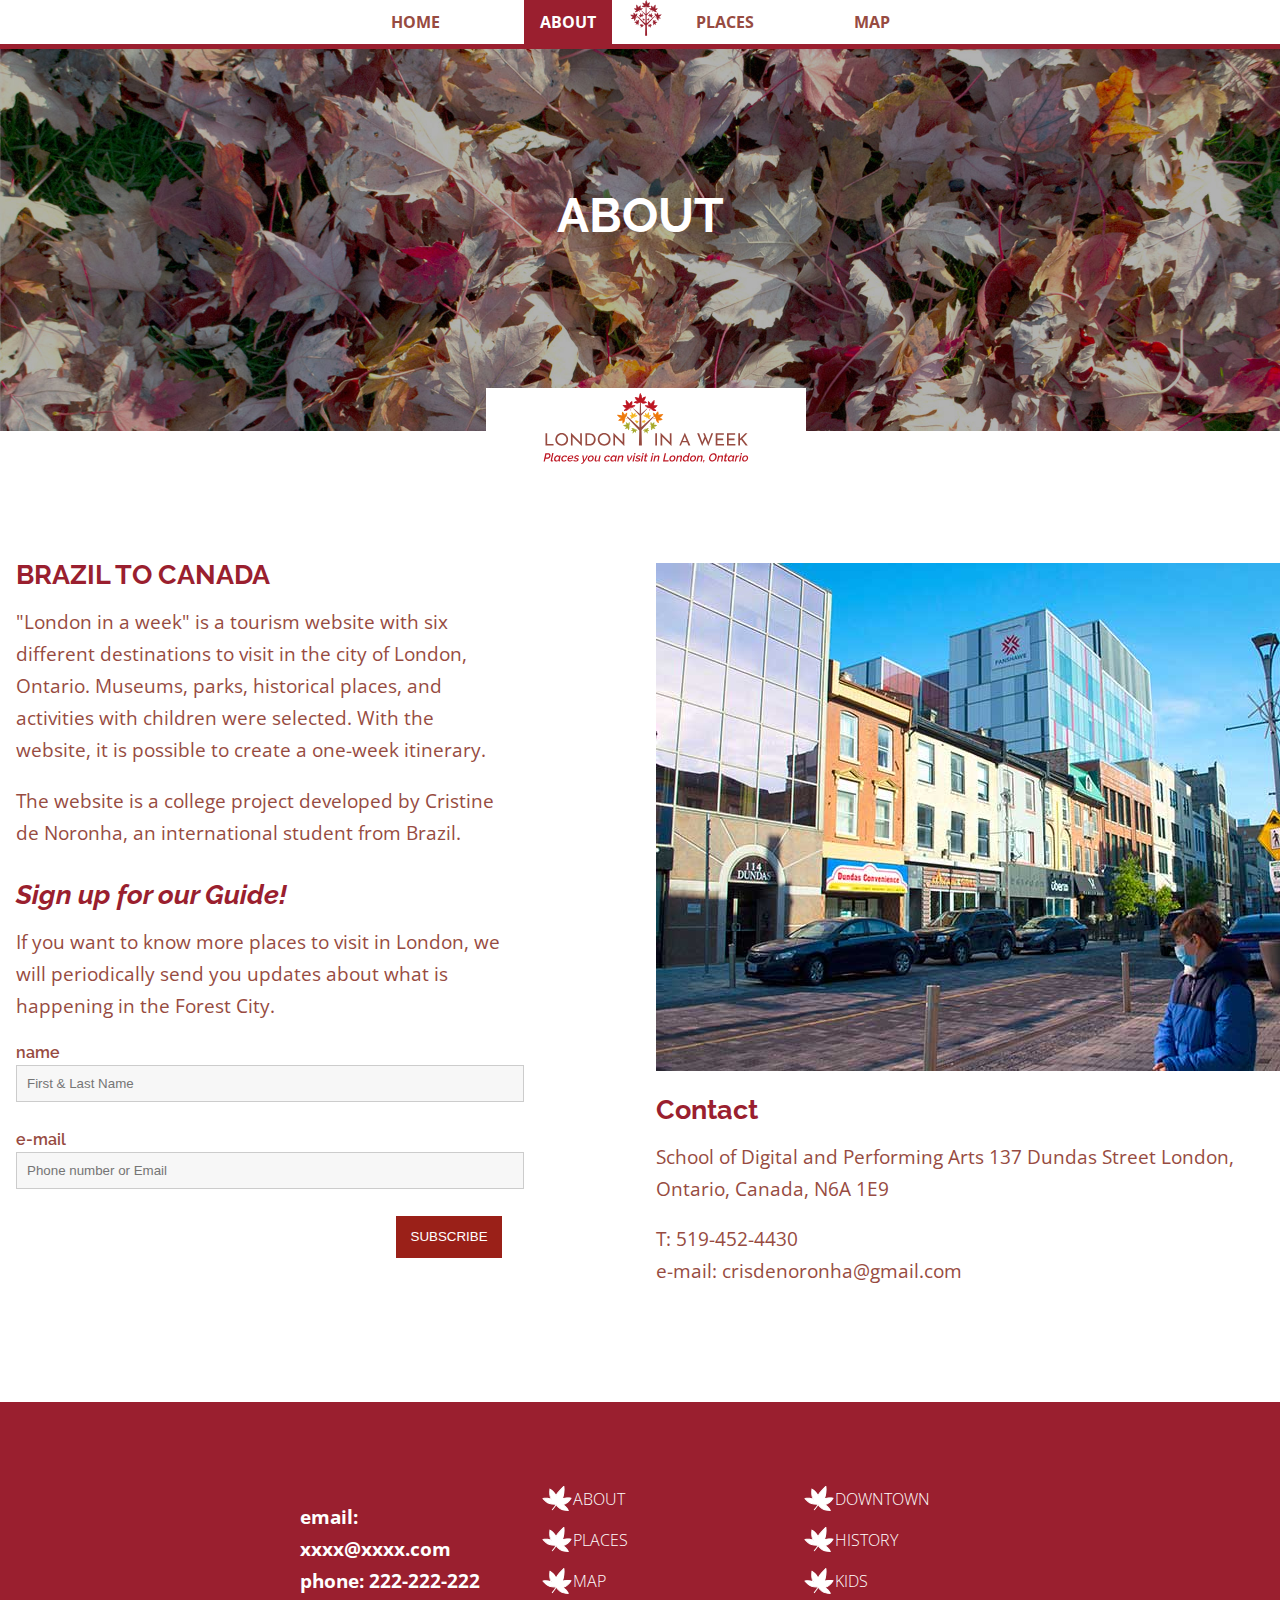
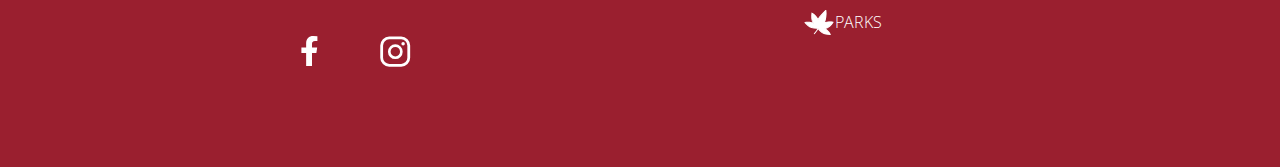
<file: about.html>
<!DOCTYPE html>
<html lang="en">
<head>
    <meta charset="UTF-8">
    <meta http-equiv="X-UA-Compatible" content="IE=edge">
    <meta name="viewport" content="width=device-width, initial-scale=1.0">
    <link rel="preconnect" href="https://fonts.googleapis.com">
    <link rel="preconnect" href="https://fonts.gstatic.com" crossorigin>
    <link href="https://fonts.googleapis.com/css2?family=Open+Sans:wght@300;700&family=Raleway:ital,wght@0,600;0,800;1,800&display=swap" rel="stylesheet">
    <link href="css/main.css" rel="stylesheet" type="text/css">
    <title>London in a week</title>
</head>
<body>
    <h1 class="hidden">London in a Week</h1>
    <header>
         <nav class="nav border-red" aria-label="Main Navigation">
             <h2 class="hidden">Main Navigation</h2>
                <div class="nav-icon-logo"><img src="images/lw_svg_reduced_logo_red.svg" alt="logo"></div>
                <ul>
                        <li><a href="index.html">HOME</a></li>
                        <li><a class="active b-red" href="about.html">ABOUT</a></li>
                        <li><a href="places.html">PLACES</a></li>
                        <li><a href="map.html">MAP</a></li>
                </ul>
        </nav>
        <section class="hero">
            <h2 class="hidden">Hero image</h2>
            <div class="hero-img">
                <img src="images/Hero_About_dark.jpg" alt="Leafs">
                <h2 class="hero-img-title">about</h2>
                <div class="hero-logo">
                <img src="images/lw_svg_logo_red.svg" alt="Logo London in a Week">
                </div>
            </div>
        </section>
    </header>
    <main id="content" class="main">
        <section class="about">
            <h2 class="hidden">About</h2>
            <div class="two-items">
                <div class="about-item">
                    <h3 class="color-red">BRAZIL TO CANADA</h3>
                    <p>"London in a week" is a tourism website with six different destinations to visit in the city of London, Ontario. 
                        Museums, parks, historical places, and activities with children were selected. 
                        With the website, it is possible to create a one-week itinerary.</p>    
                    <p>The website is a college project developed by Cristine de Noronha, an international student from Brazil.</p>
                    <h2 class="color-red about-h2">Sign up for our Guide!</h2>
                    <p>If you want to know more places to visit in London, we will periodically send you updates about what is happening in the Forest City.</p>
                    <form action="email.php" method="POST" enctype="text/plain">
                        <h1 class="form-label">name</h1>
                        <input name="fullName" type="text" placeholder="First & Last Name">
                        <h1 class="form-label">e-mail</h1>
                        <input name="contactInfo" type="text" required placeholder="Phone number or Email">
                        <input name="subscribe" type="subscribe" value="subscribe">
                    </form>
                </div>
                <div class="about-item2"><img src="images/About_downtown_college.jpg" alt="downtown London">
                    <h1 class="color-red margin-top">Contact</h1>
                    <p>School of Digital and Performing Arts
                        137 Dundas Street
                        London, Ontario, Canada, N6A 1E9</p>
                        
                    <p>T: 519-452-4430
                    <br>e-mail: crisdenoronha@gmail.com</p>
                </div>
            </div>
        </section>

    </main>

    <footer class="foot three-items b-red">
        <div class="foot-contac">
            <h2 class="hidden">London in a week Site Footer</h2>
            <h3 class="hidden">Contact Information</h3>
            <p>email: xxxx@xxxx.com<br>phone: 222-222-222</p>
            <a class="icon-social" href="#"><img src="images/lw_svg_icon_facebook.svg" alt="facebook icon"></a>
            <a class="icon-social" href="#"><img src="images/lw_svg_icon_instagram.svg" alt="instagram icon"></a>
        </div>
        <div class="foot-nav" aria-label="Footer Navigation">
            <h3 class="hidden">Footer Nav</h3>
                <div>
                    <div class="f-nav-item icon-leaf"><img src="images/lw_svg_icon_leaf.svg" alt="leaf icon">
                    <a href="about.html">ABOUT</a></div>
                    <div class="f-nav-item icon-leaf"><img src="images/lw_svg_icon_leaf.svg" alt="leaf icon">
                    <a href="places.html">PLACES</a></div>
                    <div class="f-nav-item icon-leaf"><img src="images/lw_svg_icon_leaf.svg" alt="leaf icon">
                    <a href="map.html">MAP</a></div>                 
                </div>
            </div>
        <div class="foot-topics">
            <h3 class="hidden">Footer Nav Topics</h3>   
                <div>
                    <div class="f-nav-item icon-leaf"><img src="images/lw_svg_icon_leaf.svg" alt="leaf icon"><a href="downtown.html">DOWNTOWN</a></div>
                    <div class="f-nav-item icon-leaf"><img src="images/lw_svg_icon_leaf.svg" alt="leaf icon"><a href="history.html">HISTORY</a></div>
                    <div class="f-nav-item icon-leaf"><img src="images/lw_svg_icon_leaf.svg" alt="leaf icon"><a href="kids.html">KIDS</a></div>
                    <div class="f-nav-item icon-leaf"><img src="images/lw_svg_icon_leaf.svg" alt="leaf icon"><a href="parks.html">PARKS</a></div>                   
                </div>  
        </div>
    </footer>
</body>
</html>
</file>
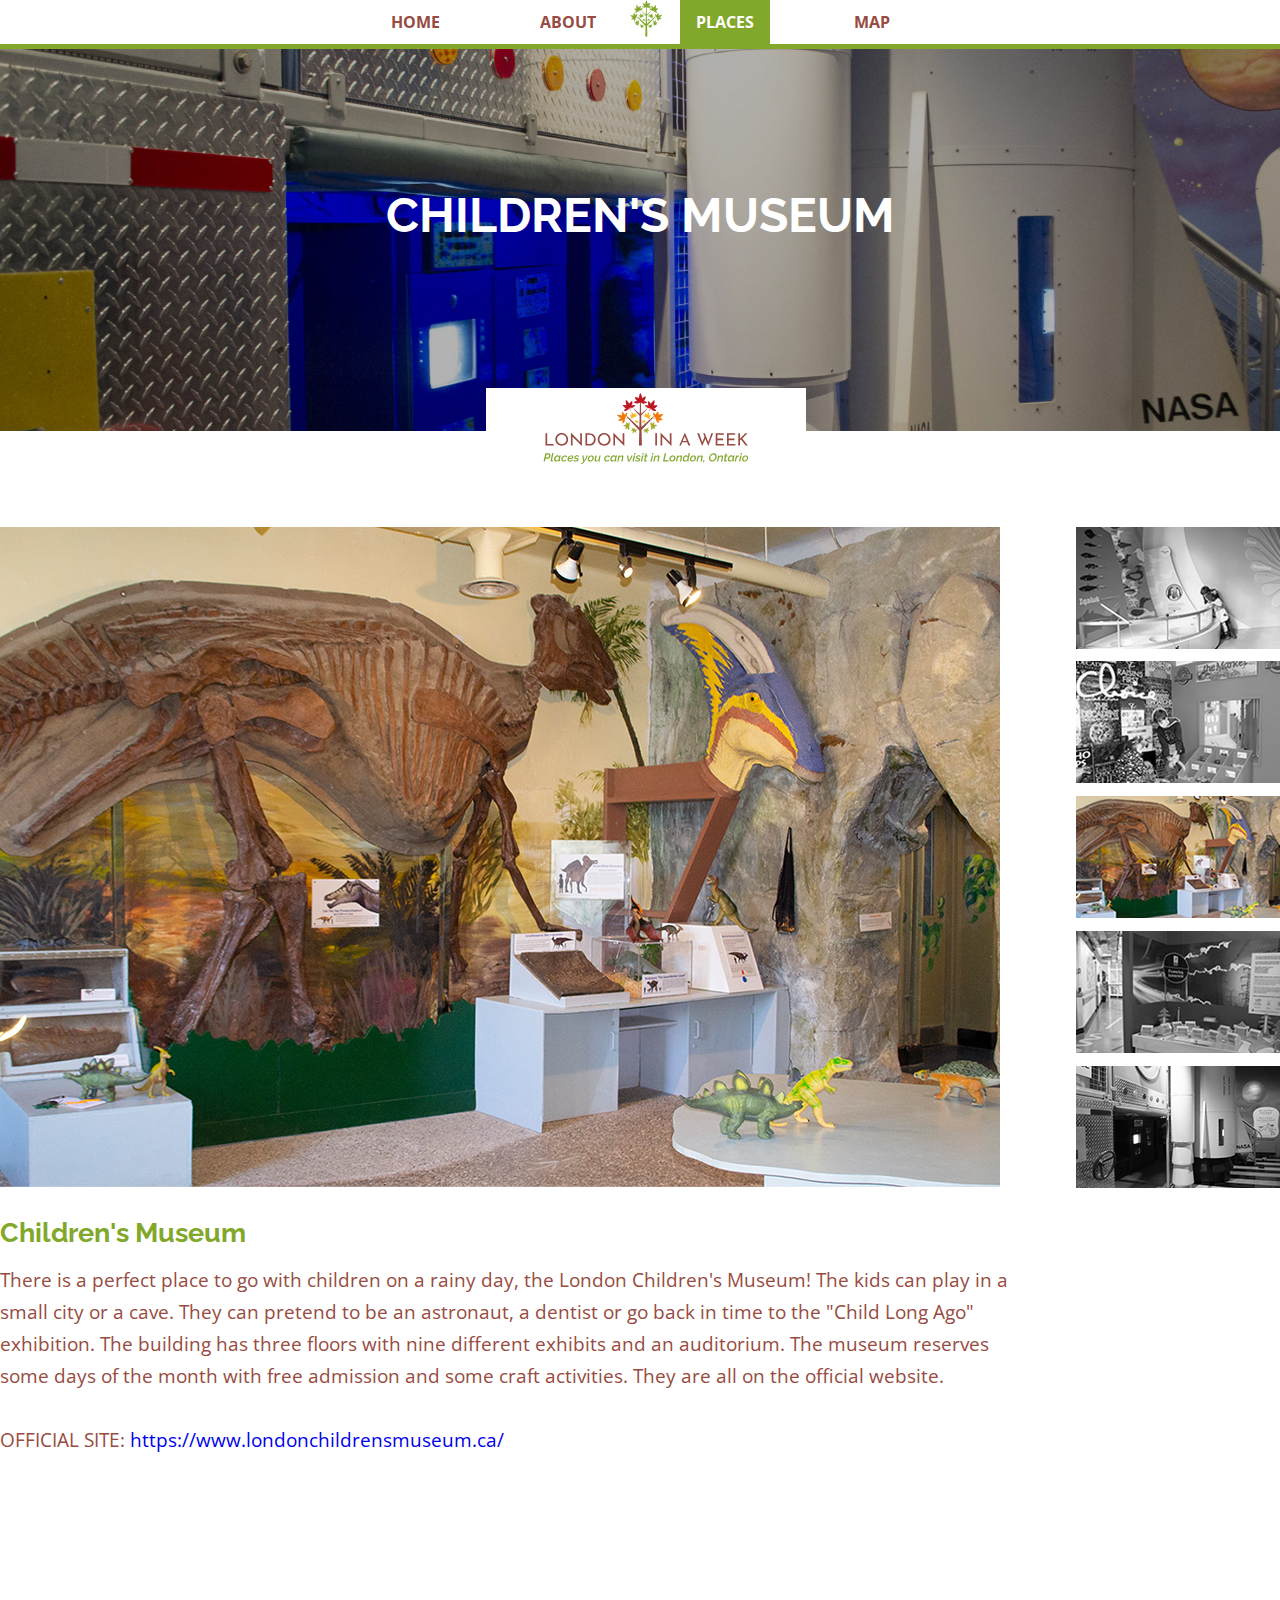
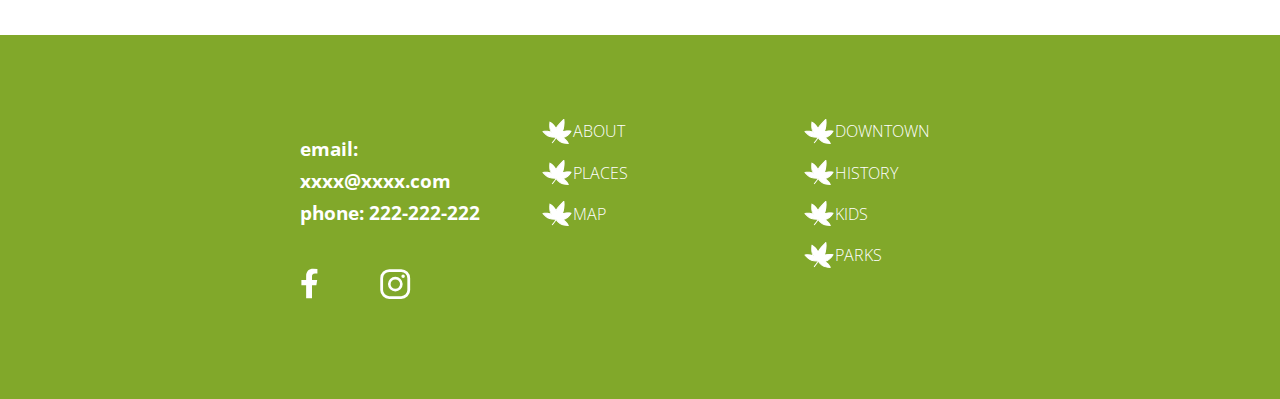
<file: ChildrensMuseum.html>
<!DOCTYPE html>
<html lang="en">
<head>
    <meta charset="UTF-8">
    <meta http-equiv="X-UA-Compatible" content="IE=edge">
    <meta name="viewport" content="width=device-width, initial-scale=1.0">
    <meta name="keywords" content="HTML, CSS, JavaScript">
    <link rel="preconnect" href="https://fonts.googleapis.com">
    <link rel="preconnect" href="https://fonts.gstatic.com" crossorigin>
    <link href="https://fonts.googleapis.com/css2?family=Open+Sans:wght@300;700&family=Raleway:ital,wght@0,600;0,800;1,800&display=swap" rel="stylesheet">
    <link href="css/main.css" rel="stylesheet" type="text/css">
    <title>London in a week</title>
</head>
<body>
    <h1 class="hidden">London in a Week</h1>
    <header>
         <nav class="nav border-green" aria-label="Main Navigation">
             <h2 class="hidden">Main Navigation</h2>
                <div class="nav-icon-logo"><img src="images/lw_svg_reduced_logo_green.svg" alt="logo"></div>
                <ul>
                        <li><a href="index.html">HOME</a></li>
                        <li><a href="about.html">ABOUT</a></li>
                        <li><a class="active b-green" href="places.html">PLACES</a></li>
                        <li><a href="map.html">MAP</a></li>
                </ul>
        </nav>
        <section class="hero">
            <h2 class="hidden">Hero image</h2>
            <div class="hero-img">
                <img src="images/Hero_ChildremMuseum_dark.jpg" alt="Children's Museum Rocket">
                <div class="hero-logo">
                <img src="images/lw_svg_logo_green.svg" alt="Logo London in a Week">
                </div>
                <h2 class="hero-img-title">Children's Museum</h2>
            </div>
        </section>
    </header>
    <main class="main">
        <section>
            <div class="one-item margin-top5 margin-bottom5">
             <div>
                <div class="f-left"><img src="images/childmuseum_dinosaur.jpg" alt="Dinosaur gallery"></div>
                <div class="f-right thumbnail">
                  <div>
                    <a href="#"><img src="images/small_ChildrenMuseum_icefish.jpg" alt="My Arctic Discovery"></a>
                    <a href="#"><img src="images/small_ChildrenMuseum_market.jpg" alt="Sifton Street Where You Live"></a>
                    <a href="#"><img class="active" src="images/small_Childmuseum_dinosaur.jpg" alt="Dinosaur gallery"></a>
                    <a href="#"><img src="images/small_ChildrensMuseum_eletric.jpg" alt="London Hydro"></a>
                    <a href="#"><img src="images/small_ChildMuseum_rocket.jpg" alt="TD My Place in Space"></a>
                 </div>
                </div>
             </div>
            <div class="places-item">
              <h3 class="color-green">Children's Museum</h3>
              <p>
                There is a perfect place to go with children on a rainy day, the London Children's Museum! 
                The kids can play in a small city or a cave. 
                They can pretend to be an astronaut, a dentist or go back in time to the "Child Long Ago" exhibition. 
                The building has three floors with nine different exhibits and an auditorium.
                The museum reserves some days of the month with free admission and some craft activities. 
                They are all on the official website.<br><br> 

                OFFICIAL SITE:  <a href="https://www.londonchildrensmuseum.ca/">https://www.londonchildrensmuseum.ca/</a>
              </p>
             </div>
            </div>              
        </section>
    </main>

    <footer class="foot three-items b-green">
        <div class="foot-contac">
            <h2 class="hidden">London in a week Site Footer</h2>
            <h3 class="hidden">Contact Information</h3>
            <p>email: xxxx@xxxx.com<br>phone: 222-222-222</p>
            <a class="icon-social" href="#"><img src="images/lw_svg_icon_facebook.svg" alt="facebook icon"></a>
            <a class="icon-social" href="#"><img src="images/lw_svg_icon_instagram.svg" alt="instagram icon"></a>
        </div>
        <div class="foot-nav" aria-label="Footer Navigation">
            <h3 class="hidden">Footer Nav</h3>
                <div>
                    <div class="f-nav-item icon-leaf"><img src="images/lw_svg_icon_leaf.svg" alt="leaf icon">
                    <a href="about.html">ABOUT</a></div>
                    <div class="f-nav-item icon-leaf"><img src="images/lw_svg_icon_leaf.svg" alt="leaf icon">
                    <a href="places.html">PLACES</a></div>
                    <div class="f-nav-item icon-leaf"><img src="images/lw_svg_icon_leaf.svg" alt="leaf icon">
                    <a href="map.html">MAP</a></div>                 
                </div>
            </div>
        <div class="foot-topics">
            <h3 class="hidden">Footer Nav Topics</h3>   
            <div>
                <div class="f-nav-item icon-leaf"><img src="images/lw_svg_icon_leaf.svg" alt="leaf icon"><a href="downtown.html">DOWNTOWN</a></div>
                <div class="f-nav-item icon-leaf"><img src="images/lw_svg_icon_leaf.svg" alt="leaf icon"><a href="history.html">HISTORY</a></div>
                <div class="f-nav-item icon-leaf"><img src="images/lw_svg_icon_leaf.svg" alt="leaf icon"><a href="kids.html">KIDS</a></div>
                <div class="f-nav-item icon-leaf"><img src="images/lw_svg_icon_leaf.svg" alt="leaf icon"><a href="parks.html">PARKS</a></div>                   
            </div>  
        </div>
    </footer>
</body>
</html>
</file>
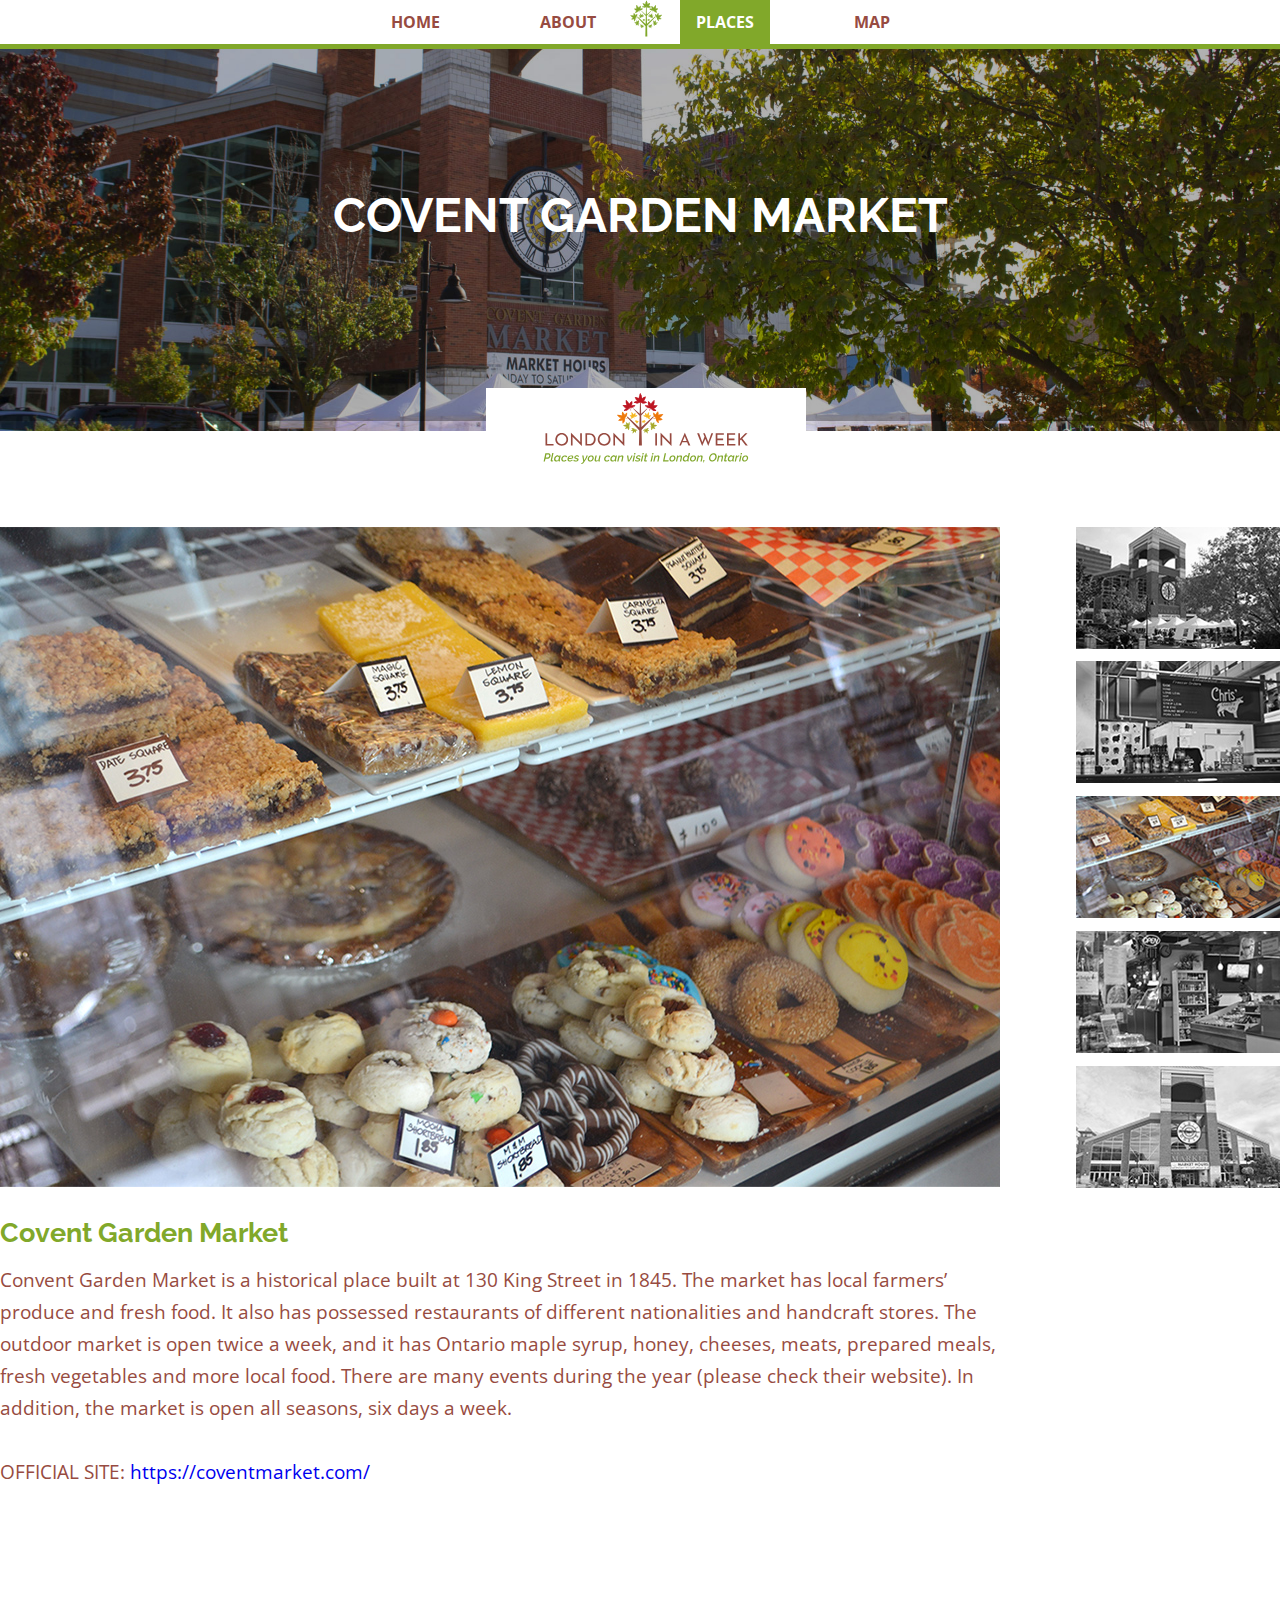
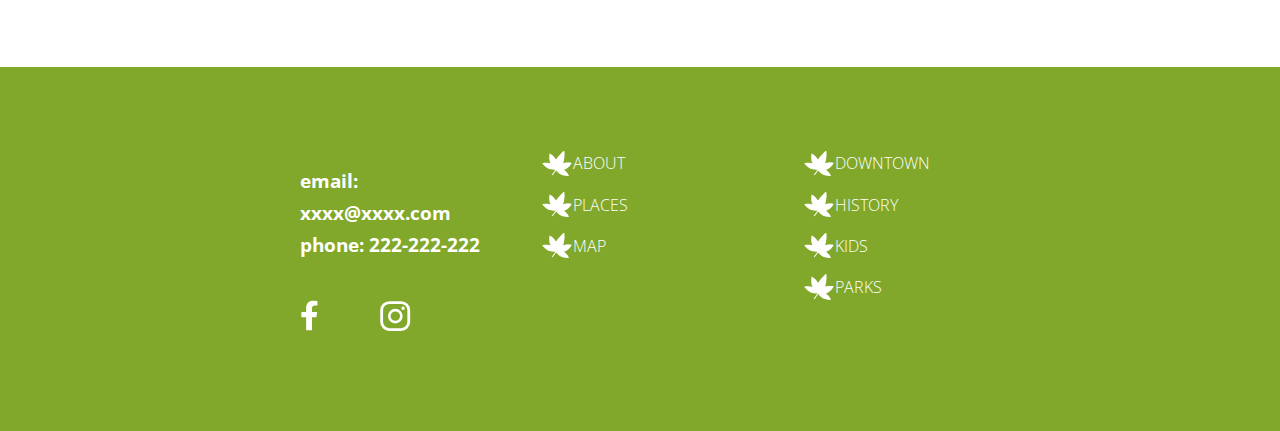
<file: CoventGardenMarket.html>
<!DOCTYPE html>
<html lang="en">
<head>
    <meta charset="UTF-8">
    <meta http-equiv="X-UA-Compatible" content="IE=edge">
    <meta name="viewport" content="width=device-width, initial-scale=1.0">
    <meta name="keywords" content="HTML, CSS, JavaScript">
    <link rel="preconnect" href="https://fonts.googleapis.com">
    <link rel="preconnect" href="https://fonts.gstatic.com" crossorigin>
    <link href="https://fonts.googleapis.com/css2?family=Open+Sans:wght@300;700&family=Raleway:ital,wght@0,600;0,800;1,800&display=swap" rel="stylesheet">
    <link href="css/main.css" rel="stylesheet" type="text/css">
    <title>London in a week</title>
</head>
<body>
    <h1 class="hidden">London in a Week</h1>
    <header>
         <nav class="nav border-green" aria-label="Main Navigation">
             <h2 class="hidden">Main Navigation</h2>
                <div class="nav-icon-logo"><img src="images/lw_svg_reduced_logo_green.svg" alt="logo"></div>
                <ul>
                        <li><a href="index.html">HOME</a></li>
                        <li><a href="about.html">ABOUT</a></li>
                        <li><a class="active b-green" href="places.html">PLACES</a></li>
                        <li><a href="map.html">MAP</a></li>
                </ul>
        </nav>
        <section class="hero">
            <h2 class="hidden">Hero image</h2>
            <div class="hero-img">
                <img src="images/Hero_CoventGardenMarket_dark.jpg" alt="Covent Garden Market">
                <div class="hero-logo">
                <img src="images/lw_svg_logo_green.svg" alt="Logo London in a Week">
                </div>
                <h2 class="hero-img-title">Covent Garden Market</h2>
            </div>
        </section>
    </header>
    <main class="main">
        <section>
            <div class="one-item margin-top5 margin-bottom5">
             <div>
                <div class="f-left"><img src="images/CoventGardenMarket_food.jpg" alt="pastry"></div>
                <div class="f-right thumbnail">
                  <div>
                    <a href="#"><img src="images/small_CoventGardenMarket_street.jpg" alt="Covent Garden Market outside"></a>
                    <a href="#"><img src="images/small_CoventGardenMarket_ChrisCountryCuts.jpg" alt="Butcher shop"></a>
                    <a href="#"><img class="active" src="images/small_CoventGardenMarket_food.jpg" alt="pastry"></a>
                    <a href="#"><img src="images/small_CoventGardenMarket_inside.jpg" alt="Covent Garden Market inside"></a>
                    <a href="#"><img src="images/small_CoventGardenMarket_facade.jpg" alt="Covent Garden Market facade"></a>
                 </div>
                </div>
             </div>
            <div class="places-item">
              <h3 class="color-green">Covent Garden Market</h3>
              <p>
                Convent Garden Market is a historical place built at 130 King Street in 1845. 
                The market has local farmers’ produce and fresh food. 
                It also has possessed restaurants of different nationalities and handcraft stores. 
                The outdoor market is open twice a week, and it has Ontario maple syrup, honey, cheeses, meats, 
                prepared meals, fresh vegetables and more local food. 
                There are many events during the year (please check their website). 
                In addition, the market is open all seasons, six days a week.
                <br><br> 

                OFFICIAL SITE: <a href="https://coventmarket.com/">https://coventmarket.com/</a>
              </p>
             </div>
            </div>              
        </section>
    </main>

    <footer class="foot three-items b-green">
        <div class="foot-contac">
            <h2 class="hidden">London in a week Site Footer</h2>
            <h3 class="hidden">Contact Information</h3>
            <p>email: xxxx@xxxx.com<br>phone: 222-222-222</p>
            <a class="icon-social" href="#"><img src="images/lw_svg_icon_facebook.svg" alt="facebook icon"></a>
            <a class="icon-social" href="#"><img src="images/lw_svg_icon_instagram.svg" alt="instagram icon"></a>
        </div>
        <div class="foot-nav" aria-label="Footer Navigation">
            <h3 class="hidden">Footer Nav</h3>
                <div>
                    <div class="f-nav-item icon-leaf"><img src="images/lw_svg_icon_leaf.svg" alt="leaf icon">
                    <a href="about.html">ABOUT</a></div>
                    <div class="f-nav-item icon-leaf"><img src="images/lw_svg_icon_leaf.svg" alt="leaf icon">
                    <a href="places.html">PLACES</a></div>
                    <div class="f-nav-item icon-leaf"><img src="images/lw_svg_icon_leaf.svg" alt="leaf icon">
                    <a href="map.html">MAP</a></div>                 
                </div>
            </div>
        <div class="foot-topics">
            <h3 class="hidden">Footer Nav Topics</h3>   
            <div>
                <div class="f-nav-item icon-leaf"><img src="images/lw_svg_icon_leaf.svg" alt="leaf icon"><a href="downtown.html">DOWNTOWN</a></div>
                <div class="f-nav-item icon-leaf"><img src="images/lw_svg_icon_leaf.svg" alt="leaf icon"><a href="history.html">HISTORY</a></div>
                <div class="f-nav-item icon-leaf"><img src="images/lw_svg_icon_leaf.svg" alt="leaf icon"><a href="kids.html">KIDS</a></div>
                <div class="f-nav-item icon-leaf"><img src="images/lw_svg_icon_leaf.svg" alt="leaf icon"><a href="parks.html">PARKS</a></div>                   
            </div>  
        </div>
    </footer>
</body>
</html>
</file>
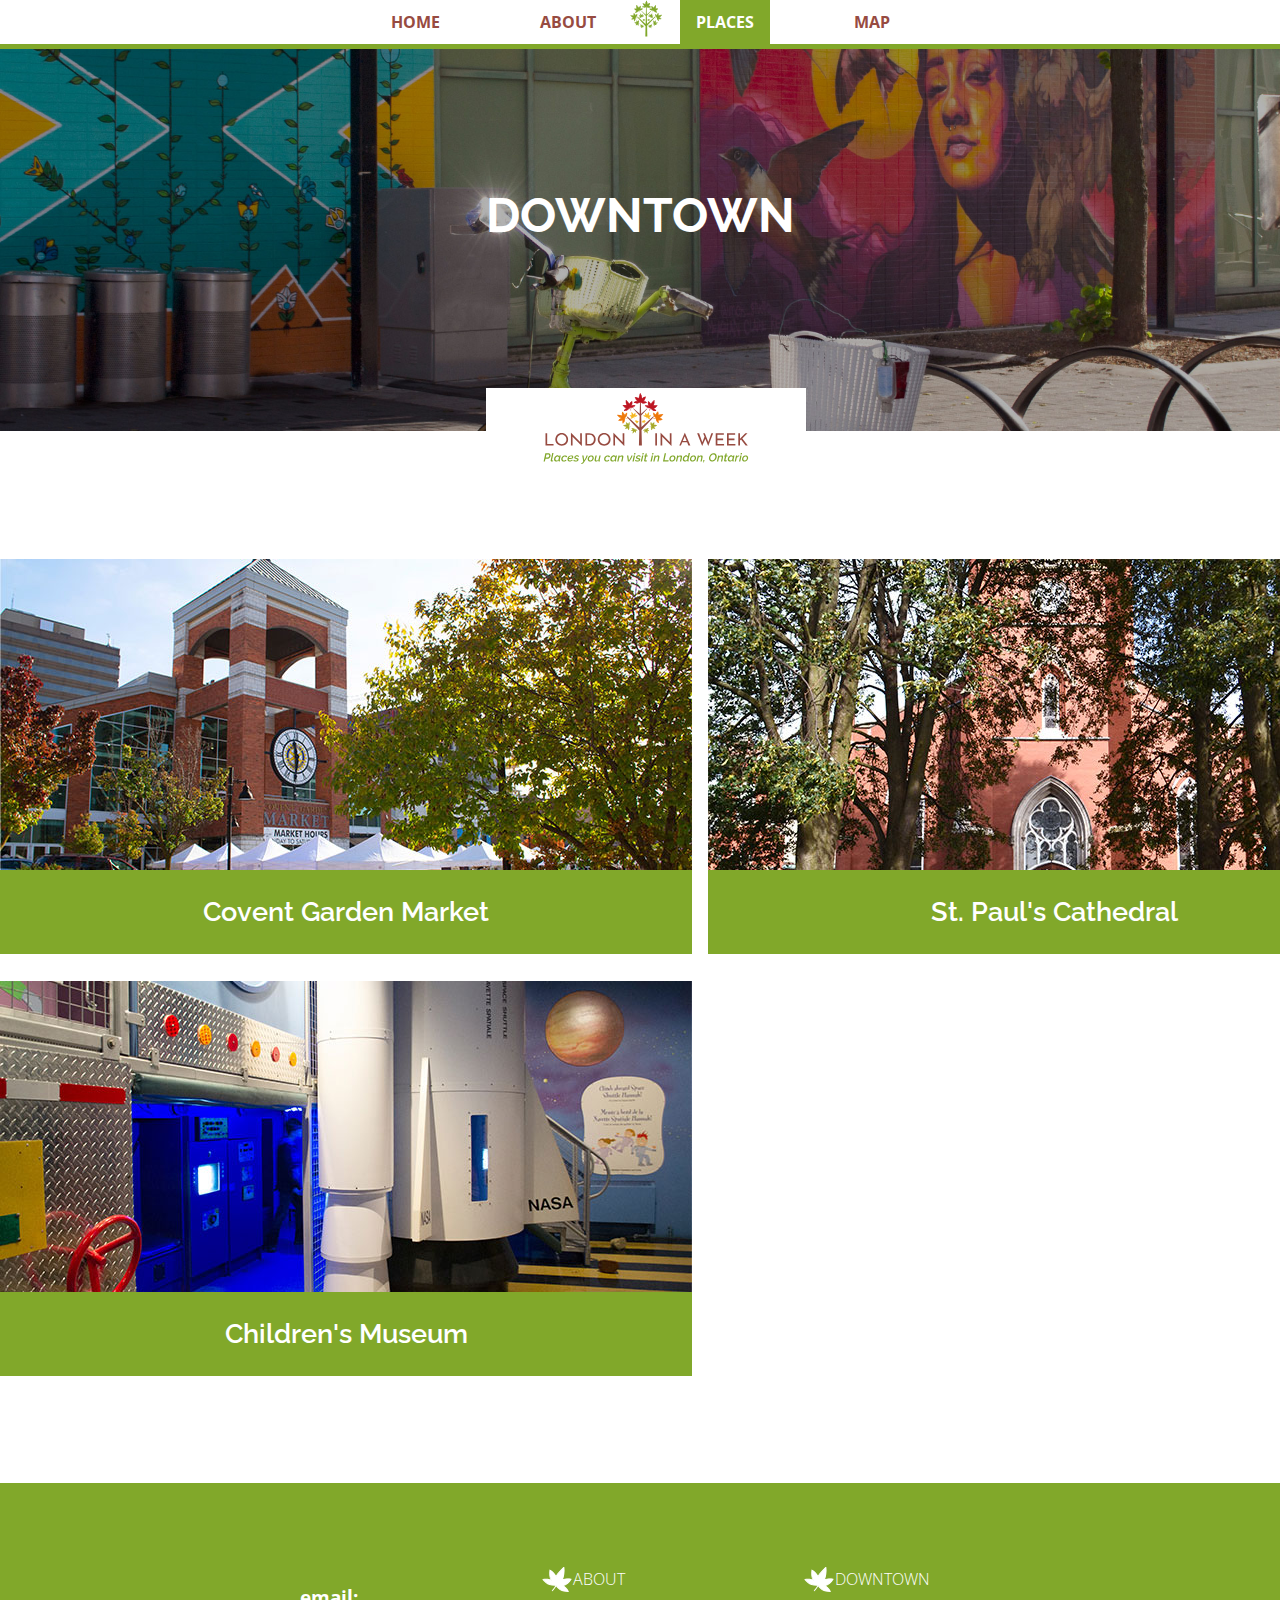
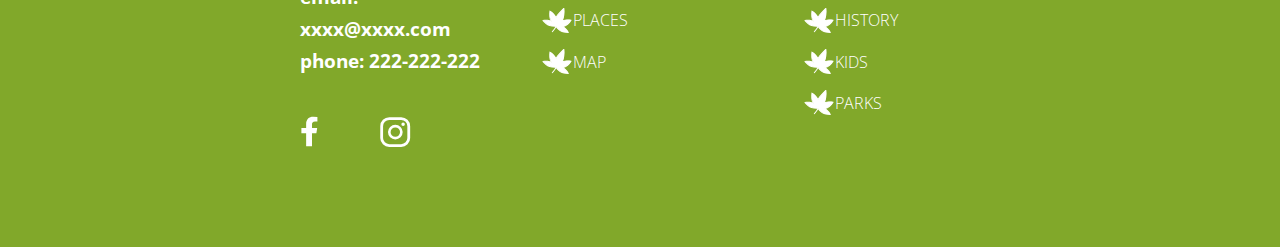
<file: downtown.html>
<!DOCTYPE html>
<html lang="en">
<head>
    <meta charset="UTF-8">
    <meta http-equiv="X-UA-Compatible" content="IE=edge">
    <meta name="viewport" content="width=device-width, initial-scale=1.0">
    <link rel="preconnect" href="https://fonts.googleapis.com">
    <link rel="preconnect" href="https://fonts.gstatic.com" crossorigin>
    <link href="https://fonts.googleapis.com/css2?family=Open+Sans:wght@300;700&family=Raleway:ital,wght@0,600;0,800;1,800&display=swap" rel="stylesheet">
    <link href="css/main.css" rel="stylesheet" type="text/css">
    <title>London in a week</title>
</head>
<body>
    <h1 class="hidden">London in a Week</h1>
    <header>
         <nav class="nav border-green" aria-label="Main Navigation">
             <h2 class="hidden">Main Navigation</h2>
                <div class="nav-icon-logo"><img src="images/lw_svg_reduced_logo_green.svg" alt="logo"></div>
                <ul>
                        <li><a href="index.html">HOME</a></li>
                        <li><a href="about.html">ABOUT</a></li>
                        <li><a class="active b-green" href="places.html">PLACES</a></li>
                        <li><a href="map.html">MAP</a></li>
                </ul>
        </nav>
        <section class="hero">
            <h2 class="hidden">Hero image</h2>
            <div class="hero-img">
                <img src="images/Hero_Downtown_dark.jpg" alt="Park">
                <div class="hero-logo">
                <img src="images/lw_svg_logo_green.svg" alt="Logo London in a Week">
                </div>
                <h2 class="hero-img-title">Downtown</h2>
            </div>
        </section>
    </header>
    <main class="main">
        <section class="cards">
            <div>
                <div class="cards-img"><a href="CoventGardenMarket.html"><img src="images/card_CoventGardenMarket.jpg" alt="Covent Garden Market">
                    <h3 class="cards-h3">Covent Garden Market</h3></a>  
                </div>
                <div class="cards-img"><a href="ChildrensMuseum.html"><img src="images/card_ChildrensMuseum.jpg" alt="Children's Museum">
                    <h3 class="cards-h3">Children's Museum</h3></a>  
                </div>
            </div>
            <div>
                <div class="cards-img"><a href="St.PaulsCathedral.html"><img src="images/card_StPaulCathedral.jpg" alt="St. Paul's Cathedral">
                    <h3 class="cards-h3">St. Paul's Cathedral</h3></a>
                </div>
            </div>
        </section>
    </main>

    <footer class="foot three-items b-green">
        <div class="foot-contac">
            <h2 class="hidden">London in a week Site Footer</h2>
            <h3 class="hidden">Contact Information</h3>
            <p>email: xxxx@xxxx.com<br>phone: 222-222-222</p>
            <a class="icon-social" href="#"><img src="images/lw_svg_icon_facebook.svg" alt="facebook icon"></a>
            <a class="icon-social" href="#"><img src="images/lw_svg_icon_instagram.svg" alt="instagram icon"></a>
        </div>
        <div class="foot-nav" aria-label="Footer Navigation">
            <h3 class="hidden">Footer Nav</h3>
                <div>
                    <div class="f-nav-item icon-leaf"><img src="images/lw_svg_icon_leaf.svg" alt="leaf icon">
                    <a href="about.html">ABOUT</a></div>
                    <div class="f-nav-item icon-leaf"><img src="images/lw_svg_icon_leaf.svg" alt="leaf icon">
                    <a href="places.html">PLACES</a></div>
                    <div class="f-nav-item icon-leaf"><img src="images/lw_svg_icon_leaf.svg" alt="leaf icon">
                    <a href="map.html">MAP</a></div>                 
                </div>
            </div>
        <div class="foot-topics">
            <h3 class="hidden">Footer Nav Topics</h3>   
                <div>
                    <div class="f-nav-item icon-leaf"><img src="images/lw_svg_icon_leaf.svg" alt="leaf icon"><a href="downtown.html">DOWNTOWN</a></div>
                    <div class="f-nav-item icon-leaf"><img src="images/lw_svg_icon_leaf.svg" alt="leaf icon"><a href="history.html">HISTORY</a></div>
                    <div class="f-nav-item icon-leaf"><img src="images/lw_svg_icon_leaf.svg" alt="leaf icon"><a href="kids.html">KIDS</a></div>
                    <div class="f-nav-item icon-leaf"><img src="images/lw_svg_icon_leaf.svg" alt="leaf icon"><a href="parks.html">PARKS</a></div>                   
                </div>  
        </div>
    </footer>
</body>
</html>
</file>
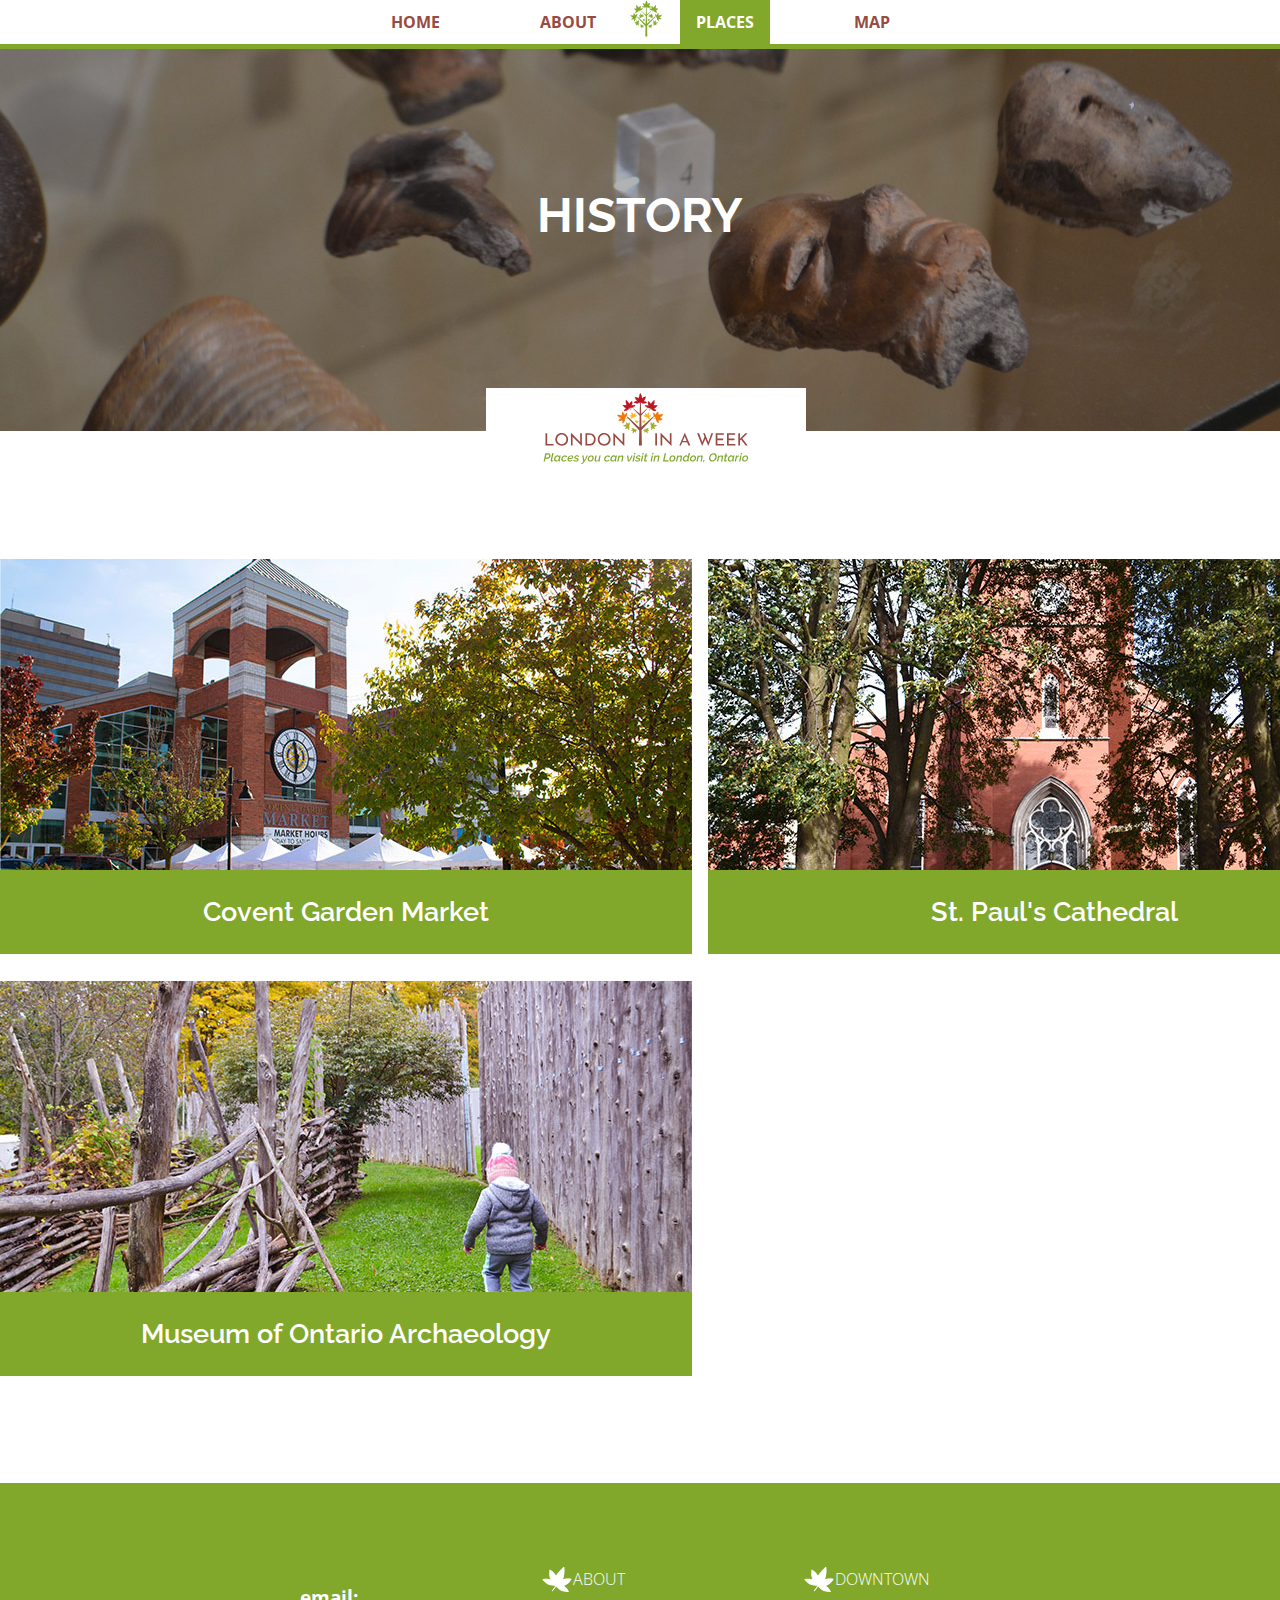
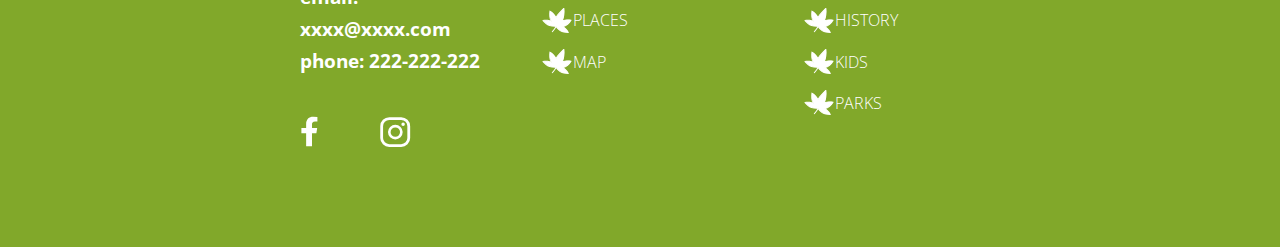
<file: history.html>
<!DOCTYPE html>
<html lang="en">
<head>
    <meta charset="UTF-8">
    <meta http-equiv="X-UA-Compatible" content="IE=edge">
    <meta name="viewport" content="width=device-width, initial-scale=1.0">
    <link rel="preconnect" href="https://fonts.googleapis.com">
    <link rel="preconnect" href="https://fonts.gstatic.com" crossorigin>
    <link href="https://fonts.googleapis.com/css2?family=Open+Sans:wght@300;700&family=Raleway:ital,wght@0,600;0,800;1,800&display=swap" rel="stylesheet">
    <link href="css/main.css" rel="stylesheet" type="text/css">
    <title>London in a week</title>
</head>
<body>
    <h1 class="hidden">London in a Week</h1>
    <header>
         <nav class="nav border-green" aria-label="Main Navigation">
             <h2 class="hidden">Main Navigation</h2>
                <div class="nav-icon-logo"><img src="images/lw_svg_reduced_logo_green.svg" alt="logo"></div>
                <ul>
                        <li><a href="index.html">HOME</a></li>
                        <li><a href="about.html">ABOUT</a></li>
                        <li><a class="active b-green" href="places.html">PLACES</a></li>
                        <li><a href="map.html">MAP</a></li>
                </ul>
        </nav>
        <section class="hero">
            <h2 class="hidden">Hero image</h2>
            <div class="hero-img">
                <img src="images/Hero_History_dark.jpg" alt="Park">
                <div class="hero-logo">
                <img src="images/lw_svg_logo_green.svg" alt="Logo London in a Week">
                </div>
                <h2 class="hero-img-title">History</h2>
            </div>
        </section>
    </header>
    <main class="main">
        <section class="cards">
            <div>
                <div class="cards-img"><a href="CoventGardenMarket.html"><img src="images/card_CoventGardenMarket.jpg" alt="Covent Garden Market">
                    <h3 class="cards-h3">Covent Garden Market</h3></a>  
                </div>
                <div class="cards-img"><a href="MuseumArchaeology.html"><img src="images/card_Archaeology.jpg" alt="Museum of Ontario Archaeology">
                    <h3 class="cards-h3">Museum of Ontario Archaeology</h3></a>
                </div>
            </div>
            <div class="">
                <div class="cards-img"><a href="St.PaulsCathedral.html"><img src="images/card_StPaulCathedral.jpg" alt="St. Paul's Cathedral">
                    <h3 class="cards-h3">St. Paul's Cathedral</h3></a>
                </div>
            </div>
        </section>
    </main>

    <footer class="foot three-items b-green">
        <div class="foot-contac">
            <h2 class="hidden">London in a week Site Footer</h2>
            <h3 class="hidden">Contact Information</h3>
            <p>email: xxxx@xxxx.com<br>phone: 222-222-222</p>
            <a class="icon-social" href="#"><img src="images/lw_svg_icon_facebook.svg" alt="facebook icon"></a>
            <a class="icon-social" href="#"><img src="images/lw_svg_icon_instagram.svg" alt="instagram icon"></a>
        </div>
        <div class="foot-nav" aria-label="Footer Navigation">
            <h3 class="hidden">Footer Nav</h3>
                <div>
                    <div class="f-nav-item icon-leaf"><img src="images/lw_svg_icon_leaf.svg" alt="leaf icon">
                    <a href="about.html">ABOUT</a></div>
                    <div class="f-nav-item icon-leaf"><img src="images/lw_svg_icon_leaf.svg" alt="leaf icon">
                    <a href="places.html">PLACES</a></div>
                    <div class="f-nav-item icon-leaf"><img src="images/lw_svg_icon_leaf.svg" alt="leaf icon">
                    <a href="map.html">MAP</a></div>                 
                </div>
            </div>
        <div class="foot-topics">
            <h3 class="hidden">Footer Nav Topics</h3>   
                <div>
                    <div class="f-nav-item icon-leaf"><img src="images/lw_svg_icon_leaf.svg" alt="leaf icon"><a href="downtown.html">DOWNTOWN</a></div>
                    <div class="f-nav-item icon-leaf"><img src="images/lw_svg_icon_leaf.svg" alt="leaf icon"><a href="history.html">HISTORY</a></div>
                    <div class="f-nav-item icon-leaf"><img src="images/lw_svg_icon_leaf.svg" alt="leaf icon"><a href="kids.html">KIDS</a></div>
                    <div class="f-nav-item icon-leaf"><img src="images/lw_svg_icon_leaf.svg" alt="leaf icon"><a href="parks.html">PARKS</a></div>                   
                </div>  
        </div>
    </footer>
</body>
</html>
</file>
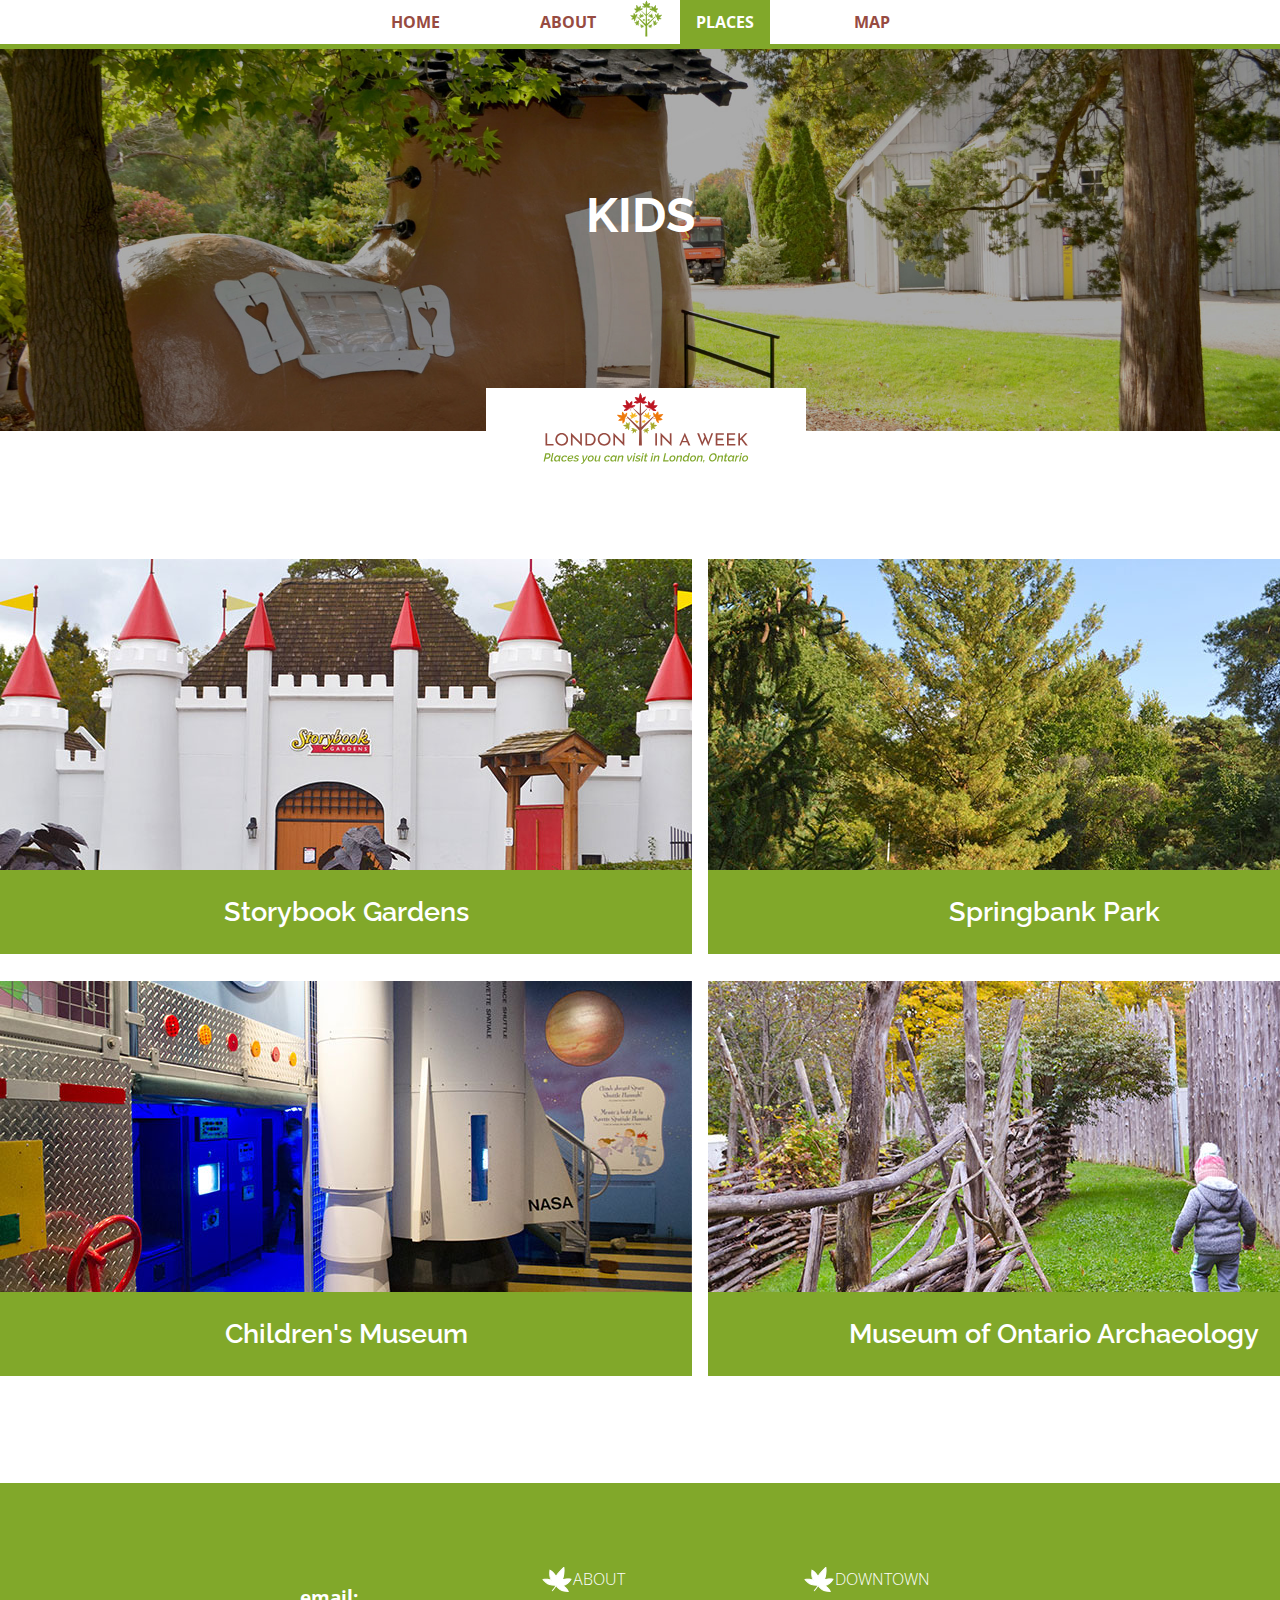
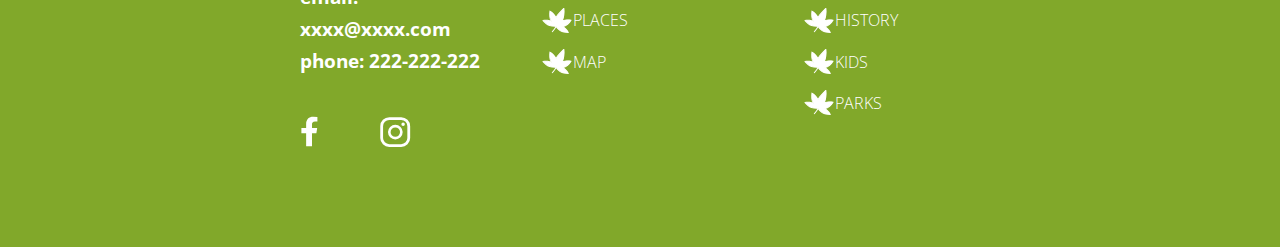
<file: kids.html>
<!DOCTYPE html>
<html lang="en">
<head>
    <meta charset="UTF-8">
    <meta http-equiv="X-UA-Compatible" content="IE=edge">
    <meta name="viewport" content="width=device-width, initial-scale=1.0">
    <link rel="preconnect" href="https://fonts.googleapis.com">
    <link rel="preconnect" href="https://fonts.gstatic.com" crossorigin>
    <link href="https://fonts.googleapis.com/css2?family=Open+Sans:wght@300;700&family=Raleway:ital,wght@0,600;0,800;1,800&display=swap" rel="stylesheet">
    <link href="css/main.css" rel="stylesheet" type="text/css">
    <title>London in a week</title>
</head>
<body>
    <h1 class="hidden">London in a Week</h1>
    <header>
         <nav class="nav border-green" aria-label="Main Navigation">
             <h2 class="hidden">Main Navigation</h2>
                <div class="nav-icon-logo"><img src="images/lw_svg_reduced_logo_green.svg" alt="logo"></div>
                <ul>
                        <li><a href="index.html">HOME</a></li>
                        <li><a href="about.html">ABOUT</a></li>
                        <li><a class="active b-green" href="places.html">PLACES</a></li>
                        <li><a href="map.html">MAP</a></li>
                </ul>
        </nav>
        <section class="hero">
            <h2 class="hidden">Hero image</h2>
            <div class="hero-img">
                <img src="images/Hero_Kids_dark.jpg" alt="Park">
                <div class="hero-logo">
                <img src="images/lw_svg_logo_green.svg" alt="Logo London in a Week">
                </div>
                <h2 class="hero-img-title">Kids</h2>
            </div>
        </section>
    </header>
    <main class="main">
        <section class="cards">
            <div>
                <div class="cards-img"><a href="StorybookGardens.html"><img src="images/card_Storybook.jpg" alt="Storybook Gardens">
                    <h3 class="cards-h3">Storybook Gardens</h3></a>  
                </div>
                <div class="cards-img"><a href="ChildrensMuseum.html"><img src="images/card_ChildrensMuseum.jpg" alt="Children's Museum">
                    <h3 class="cards-h3">Children's Museum</h3></a>  
                </div>
            </div>
            <div>
                <div class="cards-img"><a href="SpringbankPark.html"><img src="images/card_SpringbankPark.jpg" alt="Springbank Park">
                    <h3 class="cards-h3">Springbank Park</h3></a>
                </div>
                <div class="cards-img"><a href="MuseumArchaeology.html"><img src="images/card_Archaeology.jpg" alt="Museum of Ontario Archaeology">
                    <h3 class="cards-h3">Museum of Ontario Archaeology</h3></a>
                </div>
            </div>
        </section>
    </main>

    <footer class="foot three-items b-green">
        <div class="foot-contac">
            <h2 class="hidden">London in a week Site Footer</h2>
            <h3 class="hidden">Contact Information</h3>
            <p>email: xxxx@xxxx.com<br>phone: 222-222-222</p>
            <a class="icon-social" href="#"><img src="images/lw_svg_icon_facebook.svg" alt="facebook icon"></a>
            <a class="icon-social" href="#"><img src="images/lw_svg_icon_instagram.svg" alt="instagram icon"></a>
        </div>
        <div class="foot-nav" aria-label="Footer Navigation">
            <h3 class="hidden">Footer Nav</h3>
                <div>
                    <div class="f-nav-item icon-leaf"><img src="images/lw_svg_icon_leaf.svg" alt="leaf icon">
                    <a href="about.html">ABOUT</a></div>
                    <div class="f-nav-item icon-leaf"><img src="images/lw_svg_icon_leaf.svg" alt="leaf icon">
                    <a href="places.html">PLACES</a></div>
                    <div class="f-nav-item icon-leaf"><img src="images/lw_svg_icon_leaf.svg" alt="leaf icon">
                    <a href="map.html">MAP</a></div>                 
                </div>
            </div>
        <div class="foot-topics">
            <h3 class="hidden">Footer Nav Topics</h3>   
                <div>
                    <div class="f-nav-item icon-leaf"><img src="images/lw_svg_icon_leaf.svg" alt="leaf icon"><a href="downtown.html">DOWNTOWN</a></div>
                    <div class="f-nav-item icon-leaf"><img src="images/lw_svg_icon_leaf.svg" alt="leaf icon"><a href="history.html">HISTORY</a></div>
                    <div class="f-nav-item icon-leaf"><img src="images/lw_svg_icon_leaf.svg" alt="leaf icon"><a href="kids.html">KIDS</a></div>
                    <div class="f-nav-item icon-leaf"><img src="images/lw_svg_icon_leaf.svg" alt="leaf icon"><a href="parks.html">PARKS</a></div>                   
                </div>  
        </div>
    </footer>
</body>
</html>
</file>
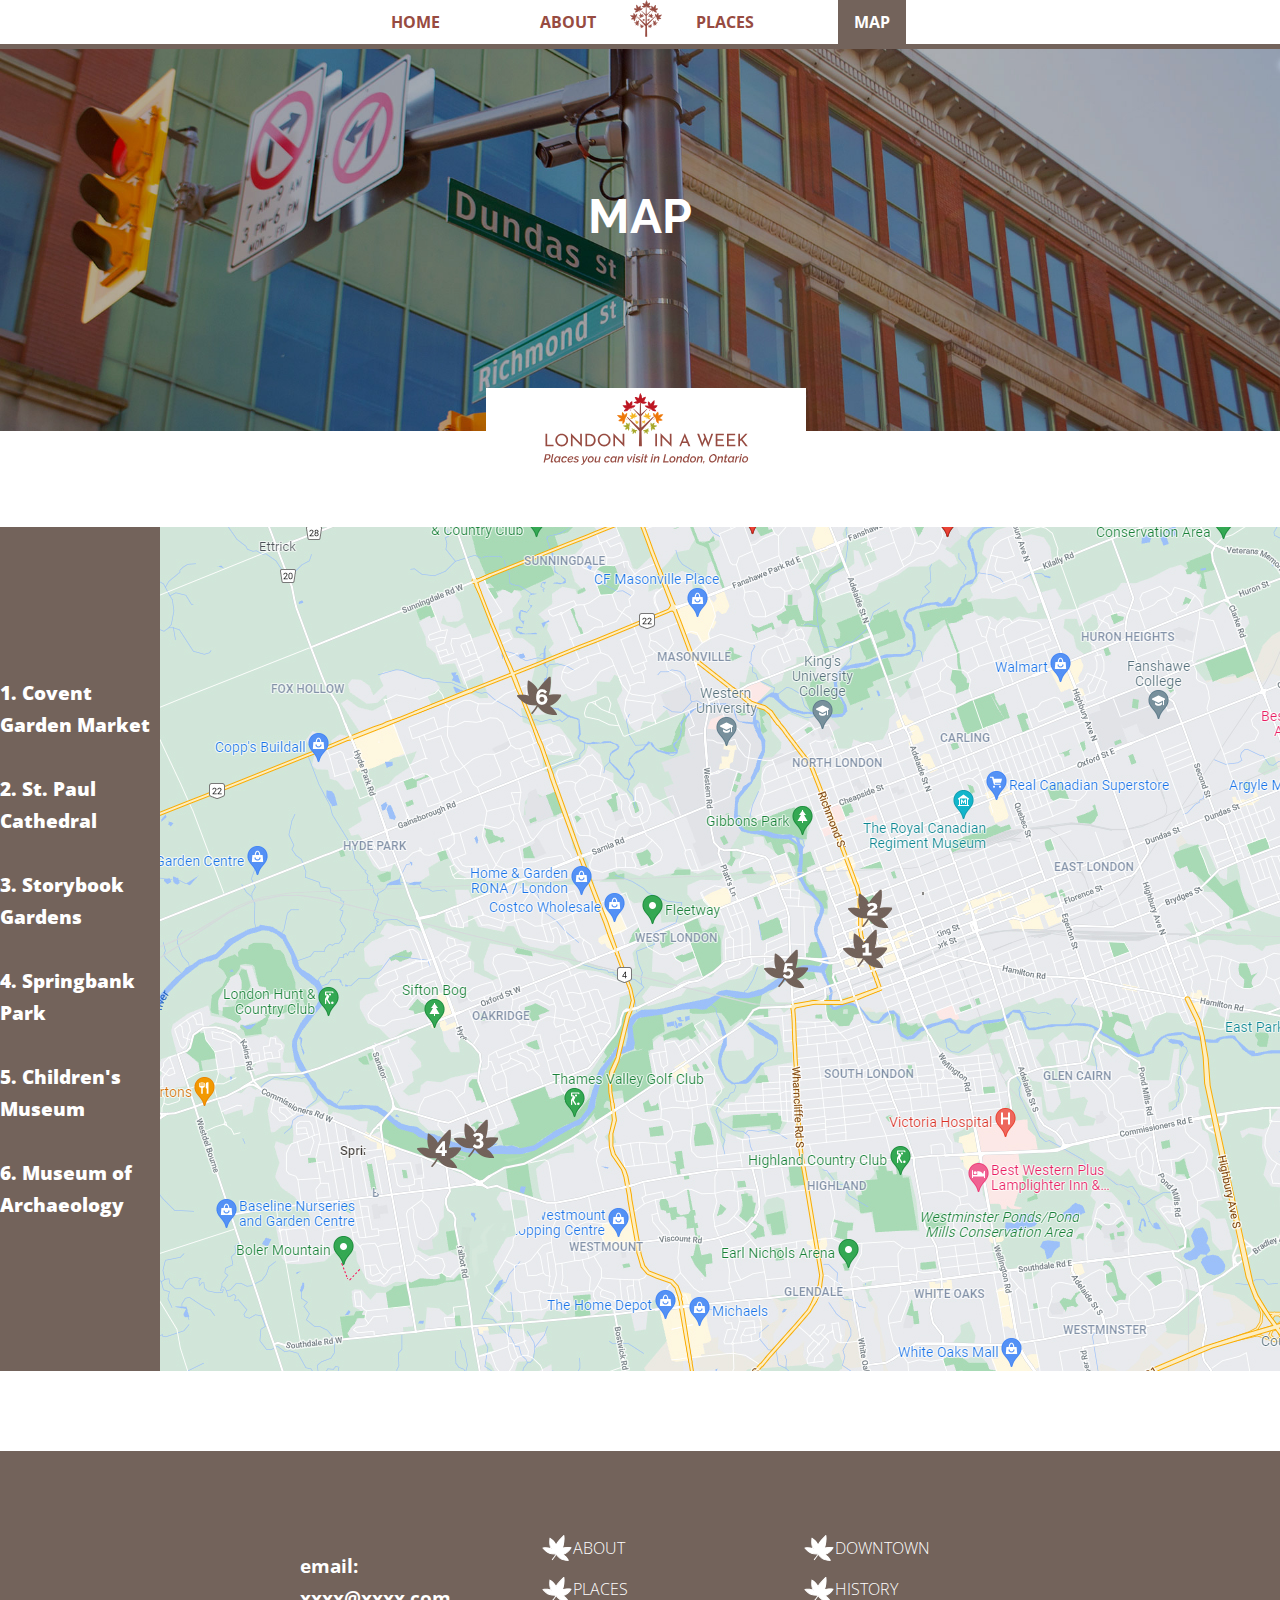
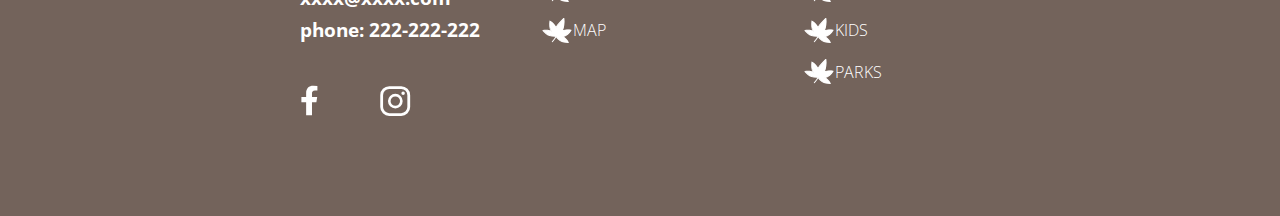
<file: map.html>
<!DOCTYPE html>
<html lang="en">
<head>
    <meta charset="UTF-8">
    <meta http-equiv="X-UA-Compatible" content="IE=edge">
    <meta name="viewport" content="width=device-width, initial-scale=1.0">
    <link rel="preconnect" href="https://fonts.googleapis.com">
    <link rel="preconnect" href="https://fonts.gstatic.com" crossorigin>
    <link href="https://fonts.googleapis.com/css2?family=Open+Sans:wght@300;700&family=Raleway:ital,wght@0,600;0,800;1,800&display=swap" rel="stylesheet">
    <link href="css/main.css" rel="stylesheet" type="text/css">
    <title>London in a week</title>
</head>
<body>
    <h1 class="hidden">London in a Week</h1>
    <header>
         <nav class="nav border-brown" aria-label="Main Navigation">
             <h2 class="hidden">Main Navigation</h2>
                <div class="nav-icon-logo"><img src="images/lw_svg_reduced_logo_brown.svg" alt="logo"></div>
                <ul>
                        <li><a href="index.html">HOME</a></li>
                        <li><a href="about.html">ABOUT</a></li>
                        <li><a href="places.html">PLACES</a></li>
                        <li><a class="active b-brown" href="map.html">MAP</a></li>
                </ul>
        </nav>
        <section class="hero">
            <h2 class="hidden">Hero image</h2>
            <div class="hero-img">
                <img src="images/Hero_Map_dark.jpg" alt="downtown">
                <div class="hero-logo">
                <img src="images/lw_svg_logo_brown.svg" alt="Logo London in a Week">
                </div>
                <h2 class="hero-img-title">map</h2>
            </div>
        </section>
    </header>
    <main id="content" class="main">
        <section class="map"> 
            <h2 class="hidden">Map</h2>
            <div class="map-two-items b-brown">
                <div class="map-item">
                    <p> 1. Covent Garden Market<br><br>
                        2. St. Paul Cathedral<br><br>
                        3. Storybook Gardens<br><br>
                        4. Springbank Park<br><br>
                        5. Children's Museum<br><br>
                        6. Museum of Archaeology</p>
                </div>
                <div class="map-item2"><img src="images/Map1.jpg" alt="Map London"></div>
            </div>
        </section>
    </main>

    <footer class="foot three-items b-brown">
        <div class="foot-contac">
            <h2 class="hidden">London in a week Site Footer</h2>
            <h3 class="hidden">Contact Information</h3>
            <p>email: xxxx@xxxx.com<br>phone: 222-222-222</p>
            <a class="icon-social" href="#"><img src="images/lw_svg_icon_facebook.svg" alt="facebook icon"></a>
            <a class="icon-social" href="#"><img src="images/lw_svg_icon_instagram.svg" alt="instagram icon"></a>
        </div>
        <div class="foot-nav" aria-label="Footer Navigation">
            <h3 class="hidden">Footer Nav</h3>
                <div>
                    <div class="f-nav-item icon-leaf"><img src="images/lw_svg_icon_leaf.svg" alt="leaf icon">
                    <a href="about.html">ABOUT</a></div>
                    <div class="f-nav-item icon-leaf"><img src="images/lw_svg_icon_leaf.svg" alt="leaf icon">
                    <a href="places.html">PLACES</a></div>
                    <div class="f-nav-item icon-leaf"><img src="images/lw_svg_icon_leaf.svg" alt="leaf icon">
                    <a href="map.html">MAP</a></div>                 
                </div>
            </div>
        <div class="foot-topics">
            <h3 class="hidden">Footer Nav Topics</h3>   
                <div>
                    <div class="f-nav-item icon-leaf"><img src="images/lw_svg_icon_leaf.svg" alt="leaf icon"><a href="downtown.html">DOWNTOWN</a></div>
                    <div class="f-nav-item icon-leaf"><img src="images/lw_svg_icon_leaf.svg" alt="leaf icon"><a href="history.html">HISTORY</a></div>
                    <div class="f-nav-item icon-leaf"><img src="images/lw_svg_icon_leaf.svg" alt="leaf icon"><a href="kids.html">KIDS</a></div>
                    <div class="f-nav-item icon-leaf"><img src="images/lw_svg_icon_leaf.svg" alt="leaf icon"><a href="parks.html">PARKS</a></div>                   
                </div>  
        </div>
    </footer>
</body>
</html>
</file>
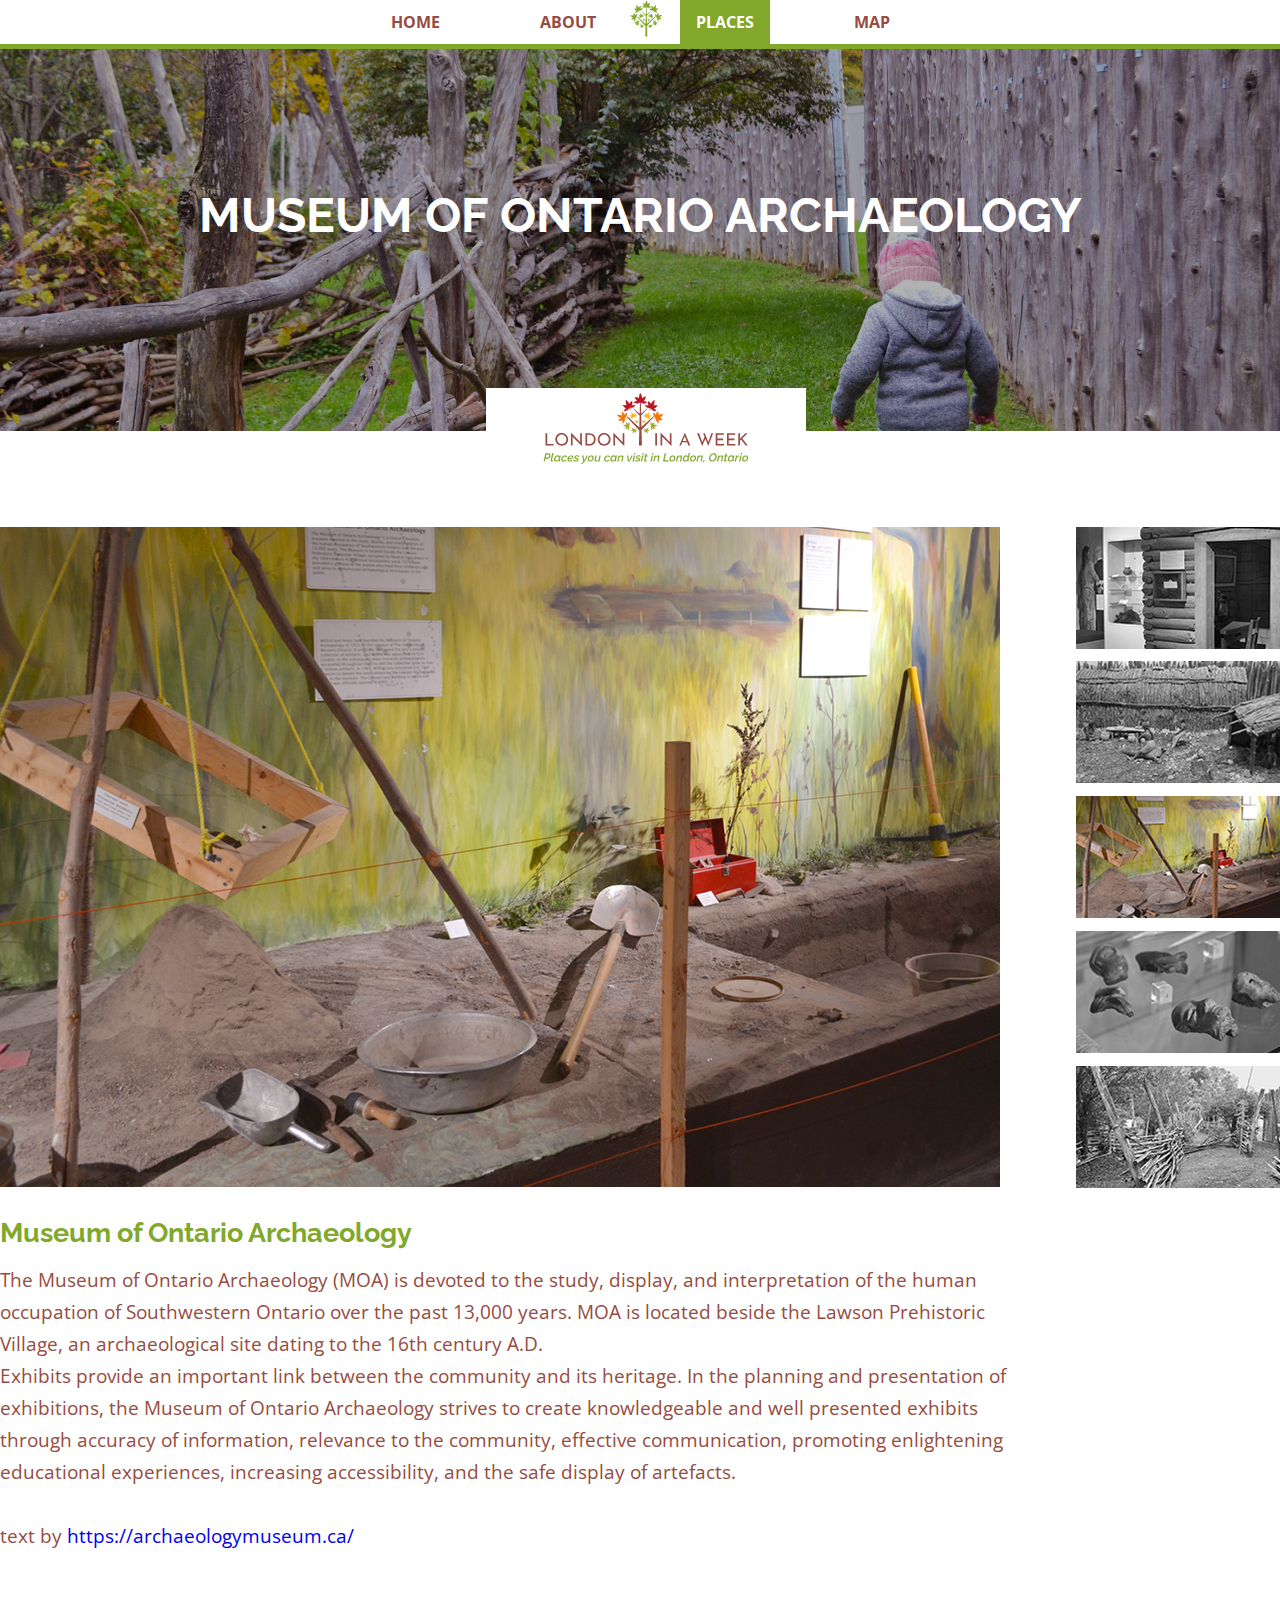
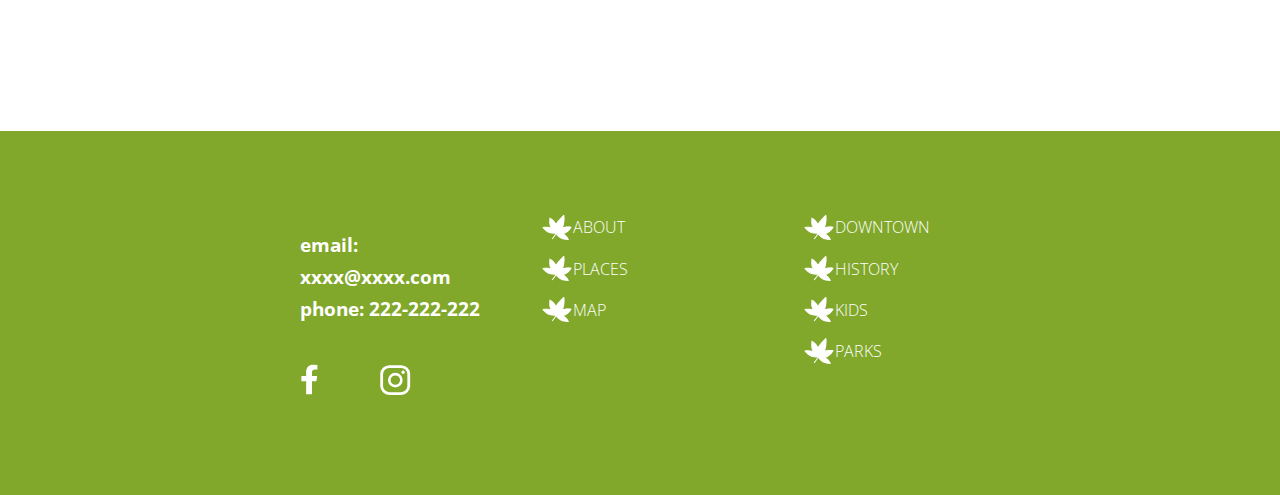
<file: MuseumArchaeology.html>
<!DOCTYPE html>
<html lang="en">
<head>
    <meta charset="UTF-8">
    <meta http-equiv="X-UA-Compatible" content="IE=edge">
    <meta name="viewport" content="width=device-width, initial-scale=1.0">
    <meta name="keywords" content="HTML, CSS, JavaScript">
    <link rel="preconnect" href="https://fonts.googleapis.com">
    <link rel="preconnect" href="https://fonts.gstatic.com" crossorigin>
    <link href="https://fonts.googleapis.com/css2?family=Open+Sans:wght@300;700&family=Raleway:ital,wght@0,600;0,800;1,800&display=swap" rel="stylesheet">
    <link href="css/main.css" rel="stylesheet" type="text/css">
    <title>London in a week</title>
</head>
<body>
    <h1 class="hidden">London in a Week</h1>
    <header>
         <nav class="nav border-green" aria-label="Main Navigation">
             <h2 class="hidden">Main Navigation</h2>
                <div class="nav-icon-logo"><img src="images/lw_svg_reduced_logo_green.svg" alt="logo"></div>
                <ul>
                        <li><a href="index.html">HOME</a></li>
                        <li><a href="about.html">ABOUT</a></li>
                        <li><a class="active b-green" href="places.html">PLACES</a></li>
                        <li><a href="map.html">MAP</a></li>
                </ul>
        </nav>
        <section class="hero">
            <h2 class="hidden">Hero image</h2>
            <div class="hero-img">
                <img src="images/Hero_Archaeology_dark.jpg" alt="Museum of Ontario Archaeology">
                <div class="hero-logo">
                <img src="images/lw_svg_logo_green.svg" alt="Logo London in a Week">
                </div>
                <h2 class="hero-img-title">Museum of Ontario Archaeology</h2>
            </div>
        </section>
    </header>
    <main class="main">
        <section>
            <div class="one-item margin-top5 margin-bottom5">
             <div>
                <div class="f-left"><img src="images/Archaeology_excavation.jpg" alt="Southwestern Ontario: 13,000 Years of History"></div>
                <div class="f-right thumbnail">
                  <div>
                    <a href="#"><img src="images/small_Archaeology_inside.jpg" alt="Covent Garden Market outside"></a>
                    <a href="#"><img src="images/small_Archaeology_model.jpg" alt="Indigenous house model"></a>
                    <a href="#"><img class="active" src="images/small_Archaeology_excavation.jpg" alt="Excavation example"></a>
                    <a href="#"><img src="images/small_Archaeology_objects.jpg" alt="Indigenous objects"></a>
                    <a href="#"><img src="images/small_Archaeology_outside2.jpg" alt="the Lawson Site"></a>
                 </div>
                </div>
             </div>
            <div class="places-item">
              <h3 class="color-green">Museum of Ontario Archaeology</h3>
              <p>
                The Museum of Ontario Archaeology (MOA) is devoted to the study, display, and interpretation of the 
                human occupation of Southwestern Ontario over the past 13,000 years. MOA is located beside the Lawson Prehistoric Village, 
                an archaeological site dating to the 16th century A.D.<br>
                Exhibits provide an important link between the community and its heritage. 
                In the planning and presentation of exhibitions, the Museum of Ontario Archaeology strives to create knowledgeable 
                and well presented exhibits through accuracy of information, relevance to the community, effective communication, 
                promoting enlightening educational experiences, increasing accessibility, and the safe display of artefacts.
                <br><br> 

                text by <a href="https://archaeologymuseum.ca/">https://archaeologymuseum.ca/</a>
              </p>
             </div>
            </div>              
        </section>
    </main>

    <footer class="foot three-items b-green">
        <div class="foot-contac">
            <h2 class="hidden">London in a week Site Footer</h2>
            <h3 class="hidden">Contact Information</h3>
            <p>email: xxxx@xxxx.com<br>phone: 222-222-222</p>
            <a class="icon-social" href="#"><img src="images/lw_svg_icon_facebook.svg" alt="facebook icon"></a>
            <a class="icon-social" href="#"><img src="images/lw_svg_icon_instagram.svg" alt="instagram icon"></a>
        </div>
        <div class="foot-nav" aria-label="Footer Navigation">
            <h3 class="hidden">Footer Nav</h3>
                <div>
                    <div class="f-nav-item icon-leaf"><img src="images/lw_svg_icon_leaf.svg" alt="leaf icon">
                    <a href="about.html">ABOUT</a></div>
                    <div class="f-nav-item icon-leaf"><img src="images/lw_svg_icon_leaf.svg" alt="leaf icon">
                    <a href="places.html">PLACES</a></div>
                    <div class="f-nav-item icon-leaf"><img src="images/lw_svg_icon_leaf.svg" alt="leaf icon">
                    <a href="map.html">MAP</a></div>                 
                </div>
            </div>
        <div class="foot-topics">
            <h3 class="hidden">Footer Nav Topics</h3>   
            <div>
                <div class="f-nav-item icon-leaf"><img src="images/lw_svg_icon_leaf.svg" alt="leaf icon"><a href="downtown.html">DOWNTOWN</a></div>
                <div class="f-nav-item icon-leaf"><img src="images/lw_svg_icon_leaf.svg" alt="leaf icon"><a href="history.html">HISTORY</a></div>
                <div class="f-nav-item icon-leaf"><img src="images/lw_svg_icon_leaf.svg" alt="leaf icon"><a href="kids.html">KIDS</a></div>
                <div class="f-nav-item icon-leaf"><img src="images/lw_svg_icon_leaf.svg" alt="leaf icon"><a href="parks.html">PARKS</a></div>                   
            </div>  
        </div>
    </footer>
</body>
</html>
</file>
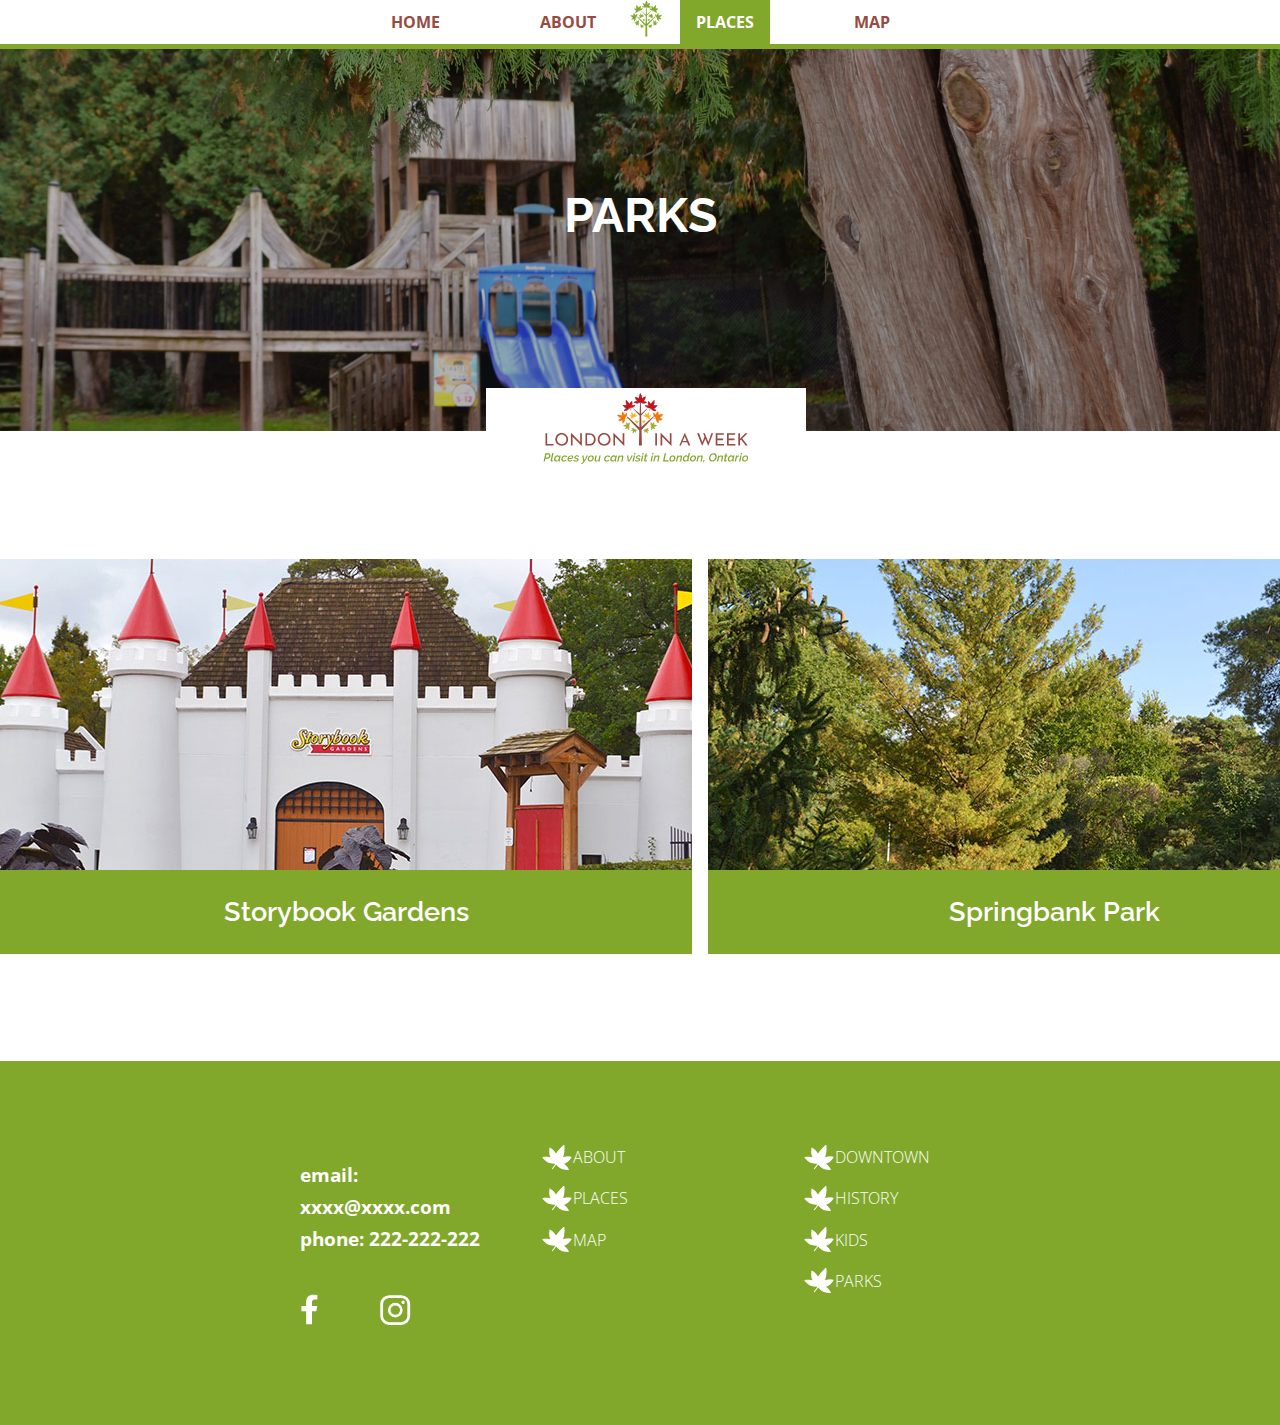
<file: parks.html>
<!DOCTYPE html>
<html lang="en">
<head>
    <meta charset="UTF-8">
    <meta http-equiv="X-UA-Compatible" content="IE=edge">
    <meta name="viewport" content="width=device-width, initial-scale=1.0">
    <link rel="preconnect" href="https://fonts.googleapis.com">
    <link rel="preconnect" href="https://fonts.gstatic.com" crossorigin>
    <link href="https://fonts.googleapis.com/css2?family=Open+Sans:wght@300;700&family=Raleway:ital,wght@0,600;0,800;1,800&display=swap" rel="stylesheet">
    <link href="css/main.css" rel="stylesheet" type="text/css">
    <title>London in a week</title>
</head>
<body>
    <h1 class="hidden">London in a Week</h1>
    <header>
         <nav class="nav border-green" aria-label="Main Navigation">
             <h2 class="hidden">Main Navigation</h2>
                <div class="nav-icon-logo"><img src="images/lw_svg_reduced_logo_green.svg" alt="logo"></div>
                <ul>
                        <li><a href="index.html">HOME</a></li>
                        <li><a href="about.html">ABOUT</a></li>
                        <li><a class="active b-green" href="places.html">PLACES</a></li>
                        <li><a href="map.html">MAP</a></li>
                </ul>
        </nav>
        <section class="hero">
            <h2 class="hidden">Hero image</h2>
            <div class="hero-img">
                <img src="images/Hero_Parks_dark.jpg" alt="Park">
                <div class="hero-logo">
                <img src="images/lw_svg_logo_green.svg" alt="Logo London in a Week">
                </div>
                <h2 class="hero-img-title">Parks</h2>
            </div>
        </section>
    </header>
    <main class="main">
        <section class="cards">
            <div>
                <div class="cards-img"><a href="StorybookGardens.html"><img src="images/card_Storybook.jpg" alt="Storybook Gardens">
                    <h3 class="cards-h3">Storybook Gardens</h3></a>  
                </div>
                
            </div>
            <div>
                <div class="cards-img"><a href="SpringbankPark.html"><img src="images/card_SpringbankPark.jpg" alt="Springbank Park">
                    <h3 class="cards-h3">Springbank Park</h3></a>
                </div>
                
            </div>
        </section>
    </main>

    <footer class="foot three-items b-green">
        <div class="foot-contac">
            <h2 class="hidden">London in a week Site Footer</h2>
            <h3 class="hidden">Contact Information</h3>
            <p>email: xxxx@xxxx.com<br>phone: 222-222-222</p>
            <a class="icon-social" href="#"><img src="images/lw_svg_icon_facebook.svg" alt="facebook icon"></a>
            <a class="icon-social" href="#"><img src="images/lw_svg_icon_instagram.svg" alt="instagram icon"></a>
        </div>
        <div class="foot-nav" aria-label="Footer Navigation">
            <h3 class="hidden">Footer Nav</h3>
                <div>
                    <div class="f-nav-item icon-leaf"><img src="images/lw_svg_icon_leaf.svg" alt="leaf icon">
                    <a href="about.html">ABOUT</a></div>
                    <div class="f-nav-item icon-leaf"><img src="images/lw_svg_icon_leaf.svg" alt="leaf icon">
                    <a href="places.html">PLACES</a></div>
                    <div class="f-nav-item icon-leaf"><img src="images/lw_svg_icon_leaf.svg" alt="leaf icon">
                    <a href="map.html">MAP</a></div>                 
                </div>
            </div>
        <div class="foot-topics">
            <h3 class="hidden">Footer Nav Topics</h3>   
                <div>
                    <div class="f-nav-item icon-leaf"><img src="images/lw_svg_icon_leaf.svg" alt="leaf icon"><a href="downtown.html">DOWNTOWN</a></div>
                    <div class="f-nav-item icon-leaf"><img src="images/lw_svg_icon_leaf.svg" alt="leaf icon"><a href="history.html">HISTORY</a></div>
                    <div class="f-nav-item icon-leaf"><img src="images/lw_svg_icon_leaf.svg" alt="leaf icon"><a href="kids.html">KIDS</a></div>
                    <div class="f-nav-item icon-leaf"><img src="images/lw_svg_icon_leaf.svg" alt="leaf icon"><a href="parks.html">PARKS</a></div>                   
                </div>  
        </div>
    </footer>
</body>
</html>
</file>
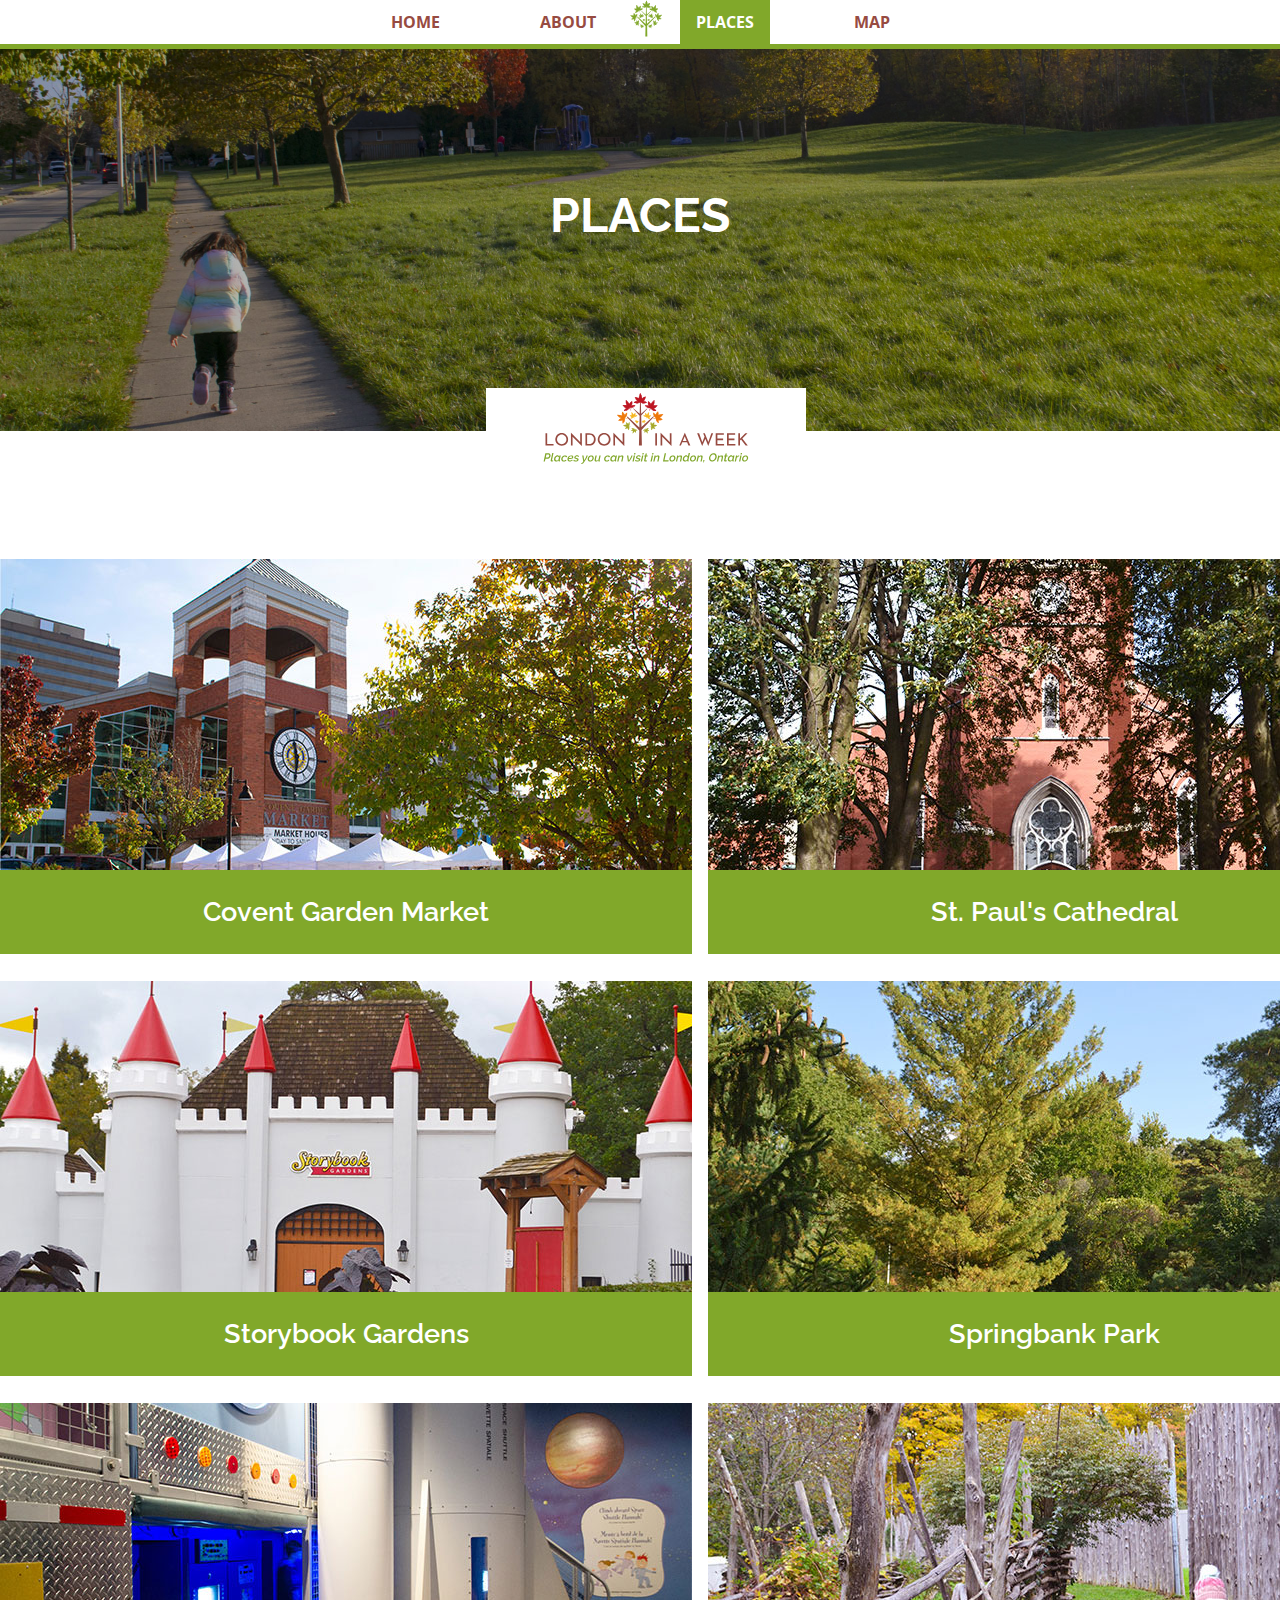
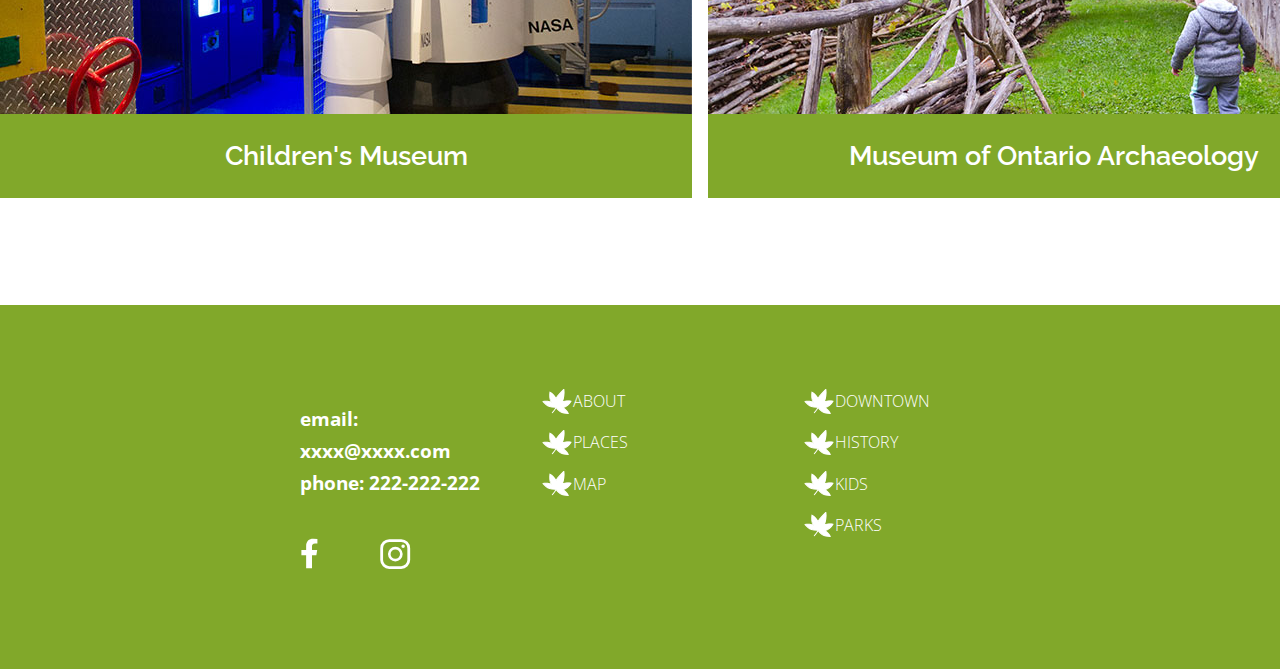
<file: places.html>
<!DOCTYPE html>
<html lang="en">
<head>
    <meta charset="UTF-8">
    <meta http-equiv="X-UA-Compatible" content="IE=edge">
    <meta name="viewport" content="width=device-width, initial-scale=1.0">
    <link rel="preconnect" href="https://fonts.googleapis.com">
    <link rel="preconnect" href="https://fonts.gstatic.com" crossorigin>
    <link href="https://fonts.googleapis.com/css2?family=Open+Sans:wght@300;700&family=Raleway:ital,wght@0,600;0,800;1,800&display=swap" rel="stylesheet">
    <link href="css/main.css" rel="stylesheet" type="text/css">
    <title>London in a week</title>
</head>
<body>
    <h1 class="hidden">London in a Week</h1>
    <header>
         <nav class="nav border-green" aria-label="Main Navigation">
             <h2 class="hidden">Main Navigation</h2>
                <div class="nav-icon-logo"><img src="images/lw_svg_reduced_logo_green.svg" alt="logo"></div>
                <ul>
                        <li><a href="index.html">HOME</a></li>
                        <li><a href="about.html">ABOUT</a></li>
                        <li><a class="active b-green" href="places.html">PLACES</a></li>
                        <li><a href="map.html">MAP</a></li>
                </ul>
        </nav>
        <section class="hero">
            <h2 class="hidden">Hero image</h2>
            <div class="hero-img">
                <img src="images/Hero_Place_dark.jpg" alt="Park">
                <div class="hero-logo">
                <img src="images/lw_svg_logo_green.svg" alt="Logo London in a Week">
                </div>
                <h2 class="hero-img-title">Places</h2>
            </div>
        </section>
    </header>
    <main class="main">
        <section class="cards">
            <div>
                <div class="cards-img"><a href="CoventGardenMarket.html"><img src="images/card_CoventGardenMarket.jpg" alt="Covent Garden Market">
                    <h3 class="cards-h3">Covent Garden Market</h3></a>  
                </div>
                <div class="cards-img"><a href="StorybookGardens.html"><img src="images/card_Storybook.jpg" alt="Storybook Gardens">
                    <h3 class="cards-h3">Storybook Gardens</h3></a>  
                </div>
                <div class="cards-img"><a href="ChildrensMuseum.html"><img src="images/card_ChildrensMuseum.jpg" alt="Children's Museum">
                    <h3 class="cards-h3">Children's Museum</h3></a>  
                </div>
            </div>
            <div class="">
                <div class="cards-img"><a href="St.PaulsCathedral.html"><img src="images/card_StPaulCathedral.jpg" alt="St. Paul's Cathedral">
                    <h3 class="cards-h3">St. Paul's Cathedral</h3></a>
                </div>
                <div class="cards-img"><a href="SpringbankPark.html"><img src="images/card_SpringbankPark.jpg" alt="Springbank Park">
                    <h3 class="cards-h3">Springbank Park</h3></a>
                </div>
                <div class="cards-img"><a href="MuseumArchaeology.html"><img src="images/card_Archaeology.jpg" alt="Museum of Ontario Archaeology">
                    <h3 class="cards-h3">Museum of Ontario Archaeology</h3></a>
                </div>
            </div>
        </section>
    </main>

    <footer class="foot three-items b-green">
        <div class="foot-contac">
            <h2 class="hidden">London in a week Site Footer</h2>
            <h3 class="hidden">Contact Information</h3>
            <p>email: xxxx@xxxx.com<br>phone: 222-222-222</p>
            <a class="icon-social" href="#"><img src="images/lw_svg_icon_facebook.svg" alt="facebook icon"></a>
            <a class="icon-social" href="#"><img src="images/lw_svg_icon_instagram.svg" alt="instagram icon"></a>
        </div>
        <div class="foot-nav" aria-label="Footer Navigation">
            <h3 class="hidden">Footer Nav</h3>
                <div>
                    <div class="f-nav-item icon-leaf"><img src="images/lw_svg_icon_leaf.svg" alt="leaf icon">
                    <a href="about.html">ABOUT</a></div>
                    <div class="f-nav-item icon-leaf"><img src="images/lw_svg_icon_leaf.svg" alt="leaf icon">
                    <a href="places.html">PLACES</a></div>
                    <div class="f-nav-item icon-leaf"><img src="images/lw_svg_icon_leaf.svg" alt="leaf icon">
                    <a href="map.html">MAP</a></div>                 
                </div>
            </div>
        <div class="foot-topics">
            <h3 class="hidden">Footer Nav Topics</h3>   
                <div>
                    <div class="f-nav-item icon-leaf"><img src="images/lw_svg_icon_leaf.svg" alt="leaf icon"><a href="downtown.html">DOWNTOWN</a></div>
                    <div class="f-nav-item icon-leaf"><img src="images/lw_svg_icon_leaf.svg" alt="leaf icon"><a href="history.html">HISTORY</a></div>
                    <div class="f-nav-item icon-leaf"><img src="images/lw_svg_icon_leaf.svg" alt="leaf icon"><a href="kids.html">KIDS</a></div>
                    <div class="f-nav-item icon-leaf"><img src="images/lw_svg_icon_leaf.svg" alt="leaf icon"><a href="parks.html">PARKS</a></div>                   
                </div>  
        </div>
    </footer>
</body>
</html>
</file>
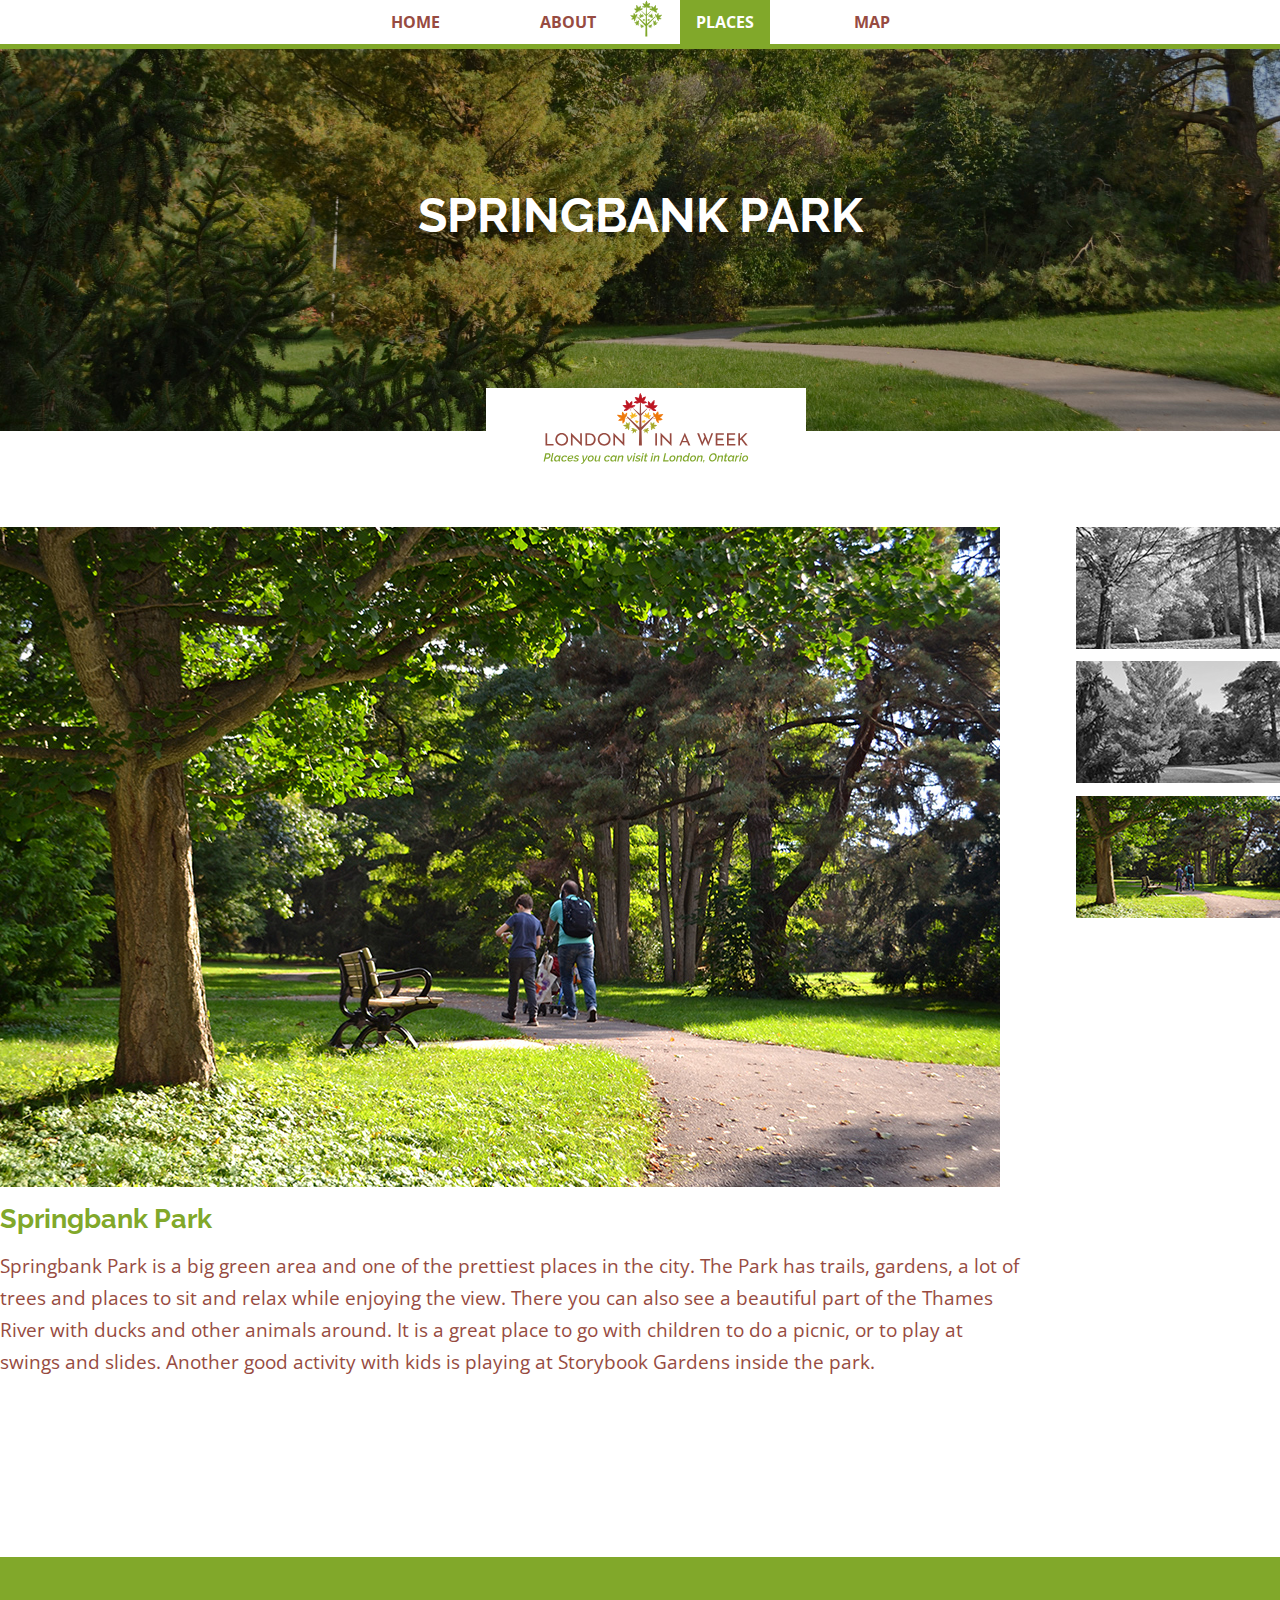
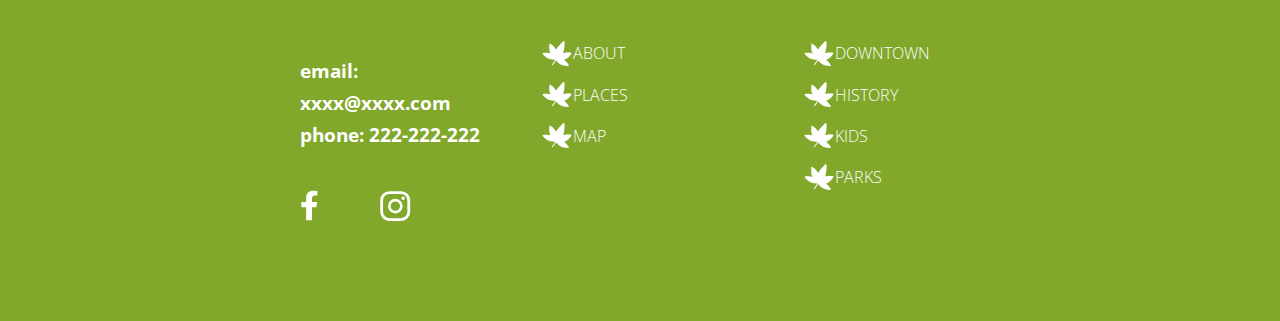
<file: SpringbankPark.html>
<!DOCTYPE html>
<html lang="en">
<head>
    <meta charset="UTF-8">
    <meta http-equiv="X-UA-Compatible" content="IE=edge">
    <meta name="viewport" content="width=device-width, initial-scale=1.0">
    <meta name="keywords" content="HTML, CSS, JavaScript">
    <link rel="preconnect" href="https://fonts.googleapis.com">
    <link rel="preconnect" href="https://fonts.gstatic.com" crossorigin>
    <link href="https://fonts.googleapis.com/css2?family=Open+Sans:wght@300;700&family=Raleway:ital,wght@0,600;0,800;1,800&display=swap" rel="stylesheet">
    <link href="css/main.css" rel="stylesheet" type="text/css">
    <title>London in a week</title>
</head>
<body>
    <h1 class="hidden">London in a Week</h1>
    <header>
         <nav class="nav border-green" aria-label="Main Navigation">
             <h2 class="hidden">Main Navigation</h2>
                <div class="nav-icon-logo"><img src="images/lw_svg_reduced_logo_green.svg" alt="logo"></div>
                <ul>
                        <li><a href="index.html">HOME</a></li>
                        <li><a href="about.html">ABOUT</a></li>
                        <li><a class="active b-green" href="places.html">PLACES</a></li>
                        <li><a href="map.html">MAP</a></li>
                </ul>
        </nav>
        <section class="hero">
            <h2 class="hidden">Hero image</h2>
            <div class="hero-img">
                <img src="images/Hero_SpringbankPark_dark.jpg" alt="Springbank Park">
                <div class="hero-logo">
                <img src="images/lw_svg_logo_green.svg" alt="Logo London in a Week">
                </div>
                <h2 class="hero-img-title">Springbank Park</h2>
            </div>
        </section>
    </header>
    <main class="main">
        <section>
            <div class="one-item margin-top5 margin-bottom5">
             <div>
                <div class="f-left"><img src="images/SpringbankPark3.jpg" alt="Springbank Park"></div>
                <div class="f-right thumbnail">
                  <div>
                    <a href="#"><img src="images/small_SpringbankPark.jpg" alt="Springbank Park"></a>
                    <a href="#"><img src="images/small_SpringbankPark2.jpg" alt="Springbank Park"></a>
                    <a href="#"><img class="active" src="images/small_SpringbankPark3.jpg" alt="Springbank Park"></a>
                 </div>
                </div>
             </div>
            <div class="places-item">
              <h3 class="color-green">Springbank Park</h3>
              <p>
                Springbank Park is a big green area and one of the prettiest places in the city. 
                The Park has trails, gardens, a lot of trees and places to sit and relax while enjoying the view. 
                There you can also see a beautiful part of the Thames River with ducks and other animals around. 
                It is a great place to go with children to do a picnic, or to play at swings and slides.  
                Another good activity with kids is playing at Storybook Gardens inside the park.
              </p>
             </div>
            </div>              
        </section>
    </main>

    <footer class="foot three-items b-green">
        <div class="foot-contac">
            <h2 class="hidden">London in a week Site Footer</h2>
            <h3 class="hidden">Contact Information</h3>
            <p>email: xxxx@xxxx.com<br>phone: 222-222-222</p>
            <a class="icon-social" href="#"><img src="images/lw_svg_icon_facebook.svg" alt="facebook icon"></a>
            <a class="icon-social" href="#"><img src="images/lw_svg_icon_instagram.svg" alt="instagram icon"></a>
        </div>
        <div class="foot-nav" aria-label="Footer Navigation">
            <h3 class="hidden">Footer Nav</h3>
                <div>
                    <div class="f-nav-item icon-leaf"><img src="images/lw_svg_icon_leaf.svg" alt="leaf icon">
                    <a href="about.html">ABOUT</a></div>
                    <div class="f-nav-item icon-leaf"><img src="images/lw_svg_icon_leaf.svg" alt="leaf icon">
                    <a href="places.html">PLACES</a></div>
                    <div class="f-nav-item icon-leaf"><img src="images/lw_svg_icon_leaf.svg" alt="leaf icon">
                    <a href="map.html">MAP</a></div>                 
                </div>
            </div>
        <div class="foot-topics">
            <h3 class="hidden">Footer Nav Topics</h3>   
            <div>
                <div class="f-nav-item icon-leaf"><img src="images/lw_svg_icon_leaf.svg" alt="leaf icon"><a href="downtown.html">DOWNTOWN</a></div>
                <div class="f-nav-item icon-leaf"><img src="images/lw_svg_icon_leaf.svg" alt="leaf icon"><a href="history.html">HISTORY</a></div>
                <div class="f-nav-item icon-leaf"><img src="images/lw_svg_icon_leaf.svg" alt="leaf icon"><a href="kids.html">KIDS</a></div>
                <div class="f-nav-item icon-leaf"><img src="images/lw_svg_icon_leaf.svg" alt="leaf icon"><a href="parks.html">PARKS</a></div>                   
            </div>  
        </div>
    </footer>
</body>
</html>
</file>
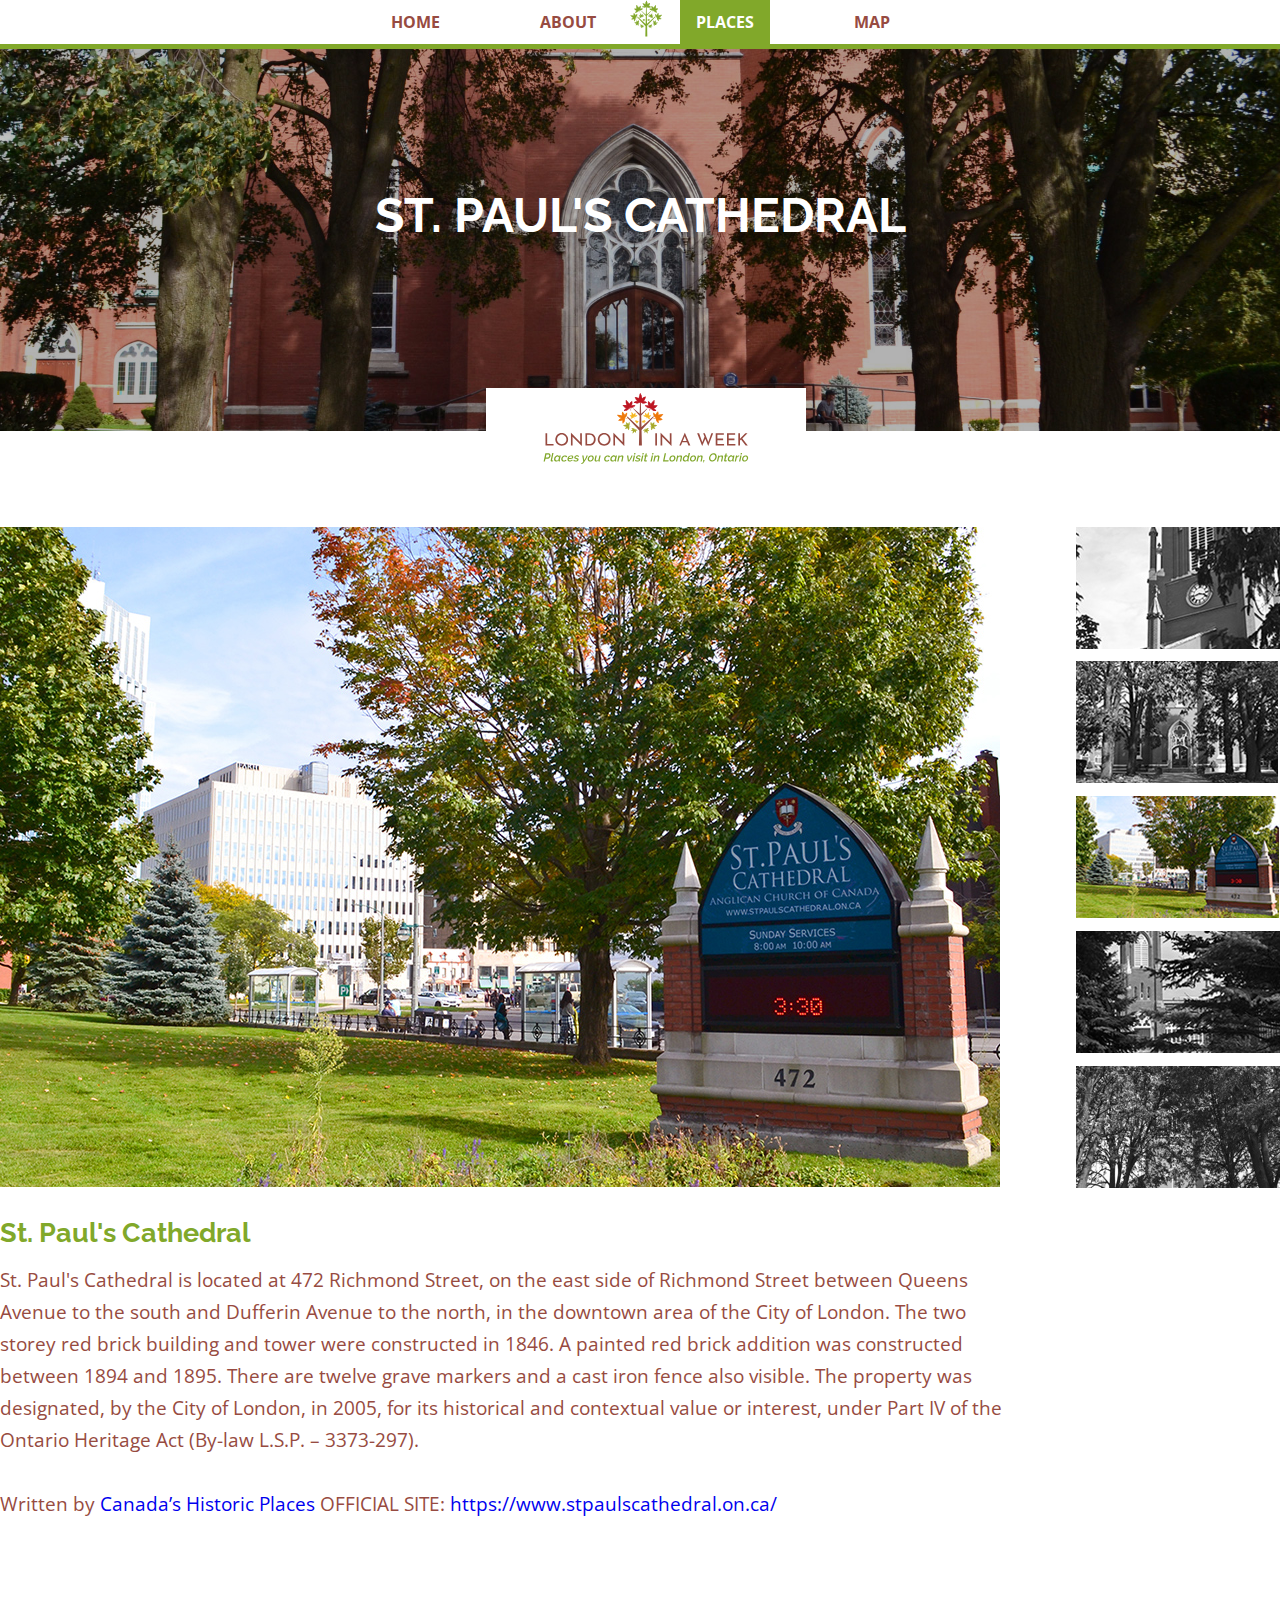
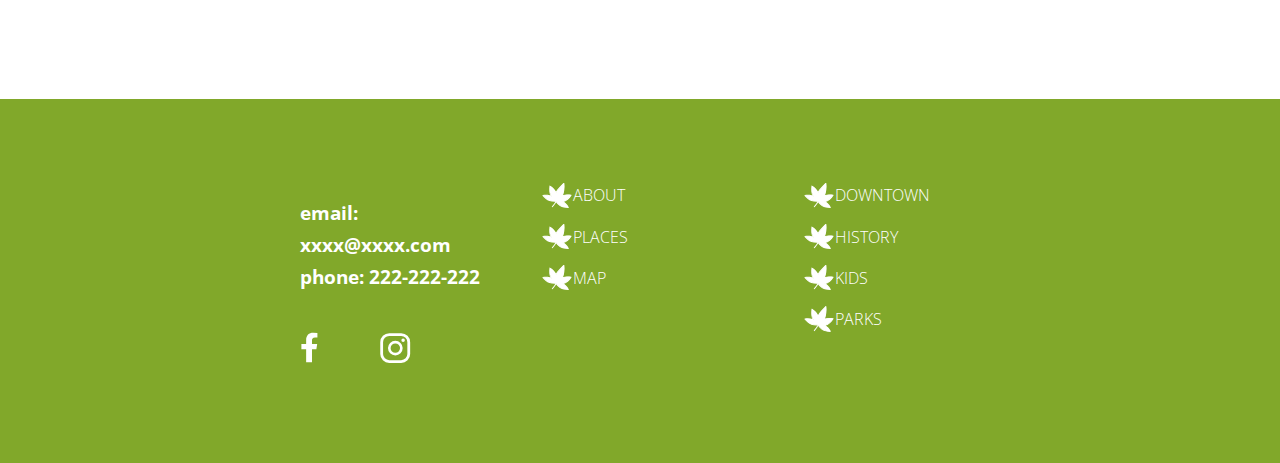
<file: St.PaulsCathedral.html>
<!DOCTYPE html>
<html lang="en">
<head>
    <meta charset="UTF-8">
    <meta http-equiv="X-UA-Compatible" content="IE=edge">
    <meta name="viewport" content="width=device-width, initial-scale=1.0">
    <meta name="keywords" content="HTML, CSS, JavaScript">
    <link rel="preconnect" href="https://fonts.googleapis.com">
    <link rel="preconnect" href="https://fonts.gstatic.com" crossorigin>
    <link href="https://fonts.googleapis.com/css2?family=Open+Sans:wght@300;700&family=Raleway:ital,wght@0,600;0,800;1,800&display=swap" rel="stylesheet">
    <link href="css/main.css" rel="stylesheet" type="text/css">
    <title>London in a week</title>
</head>
<body>
    <h1 class="hidden">London in a Week</h1>
    <header>
         <nav class="nav border-green" aria-label="Main Navigation">
             <h2 class="hidden">Main Navigation</h2>
                <div class="nav-icon-logo"><img src="images/lw_svg_reduced_logo_green.svg" alt="logo"></div>
                <ul>
                        <li><a href="index.html">HOME</a></li>
                        <li><a href="about.html">ABOUT</a></li>
                        <li><a class="active b-green" href="places.html">PLACES</a></li>
                        <li><a href="map.html">MAP</a></li>
                </ul>
        </nav>
        <section class="hero">
            <h2 class="hidden">Hero image</h2>
            <div class="hero-img">
                <img src="images/Hero_StPaulCathedral_dark.jpg" alt="St. Paul's Cathedral facade">
                <div class="hero-logo">
                <img src="images/lw_svg_logo_green.svg" alt="Logo London in a Week">
                </div>
                <h2 class="hero-img-title">St. Paul's Cathedral</h2>
            </div>
        </section>
    </header>
    <main class="main">
        <section>
            <div class="one-item margin-top5 margin-bottom5">
             <div>
                <div class="f-left"><img src="images/StPaulCathedral_plate.jpg" alt="Cathedral Sign"></div>
                <div class="f-right thumbnail">
                  <div>
                    <a href="#"><img src="images/small_StPaulCathedral_close.jpg" alt="Cathedral Clock"></a>
                    <a href="#"><img src="images/small_StPaulCathedral_facade.jpg" alt="St. Paul's Cathedral facade"></a>
                    <a href="#"><img class="active" src="images/small_StPaulCathedral_plate.jpg" alt="St. Paul's Cathedral plate"></a>
                    <a href="#"><img src="images/small_StPaulCathedral_behind_trees.jpg" alt="St. Paul's Cathedral behind trees"></a>
                    <a href="#"><img src="images/small_StPaulCathedral_trees.jpg" alt="St. Paul's Cathedral trees"></a>
                 </div>
                </div>
             </div>
            <div class="places-item">
              <h3 class="color-green">St. Paul's Cathedral</h3>
              <p>
                St. Paul's Cathedral is located at 472 Richmond Street, on the east side of Richmond Street between Queens Avenue to the south and Dufferin Avenue to the north, in the downtown area of the City of London. 
                The two storey red brick building and tower were constructed in 1846. 
                A painted red brick addition was constructed between 1894 and 1895. 
                There are twelve grave markers and a cast iron fence also visible.
                The property was designated, by the City of London, in 2005, for its historical and contextual value or interest, under Part IV of the Ontario Heritage Act (By-law L.S.P. – 3373-297).<br><br>
                Written by <a href="https://www.historicplaces.ca/en/rep-reg/place-lieu.aspx?id=15473">Canada’s Historic Places </a> 

                OFFICIAL SITE:  <a href="https://www.stpaulscathedral.on.ca/">https://www.stpaulscathedral.on.ca/</a>
              </p>
             </div>
            </div>              
        </section>
    </main>

    <footer class="foot three-items b-green">
        <div class="foot-contac">
            <h2 class="hidden">London in a week Site Footer</h2>
            <h3 class="hidden">Contact Information</h3>
            <p>email: xxxx@xxxx.com<br>phone: 222-222-222</p>
            <a class="icon-social" href="#"><img src="images/lw_svg_icon_facebook.svg" alt="facebook icon"></a>
            <a class="icon-social" href="#"><img src="images/lw_svg_icon_instagram.svg" alt="instagram icon"></a>
        </div>
        <div class="foot-nav" aria-label="Footer Navigation">
            <h3 class="hidden">Footer Nav</h3>
                <div>
                    <div class="f-nav-item icon-leaf"><img src="images/lw_svg_icon_leaf.svg" alt="leaf icon">
                    <a href="about.html">ABOUT</a></div>
                    <div class="f-nav-item icon-leaf"><img src="images/lw_svg_icon_leaf.svg" alt="leaf icon">
                    <a href="places.html">PLACES</a></div>
                    <div class="f-nav-item icon-leaf"><img src="images/lw_svg_icon_leaf.svg" alt="leaf icon">
                    <a href="map.html">MAP</a></div>                 
                </div>
            </div>
        <div class="foot-topics">
            <h3 class="hidden">Footer Nav Topics</h3>   
            <div>
                <div class="f-nav-item icon-leaf"><img src="images/lw_svg_icon_leaf.svg" alt="leaf icon"><a href="downtown.html">DOWNTOWN</a></div>
                <div class="f-nav-item icon-leaf"><img src="images/lw_svg_icon_leaf.svg" alt="leaf icon"><a href="history.html">HISTORY</a></div>
                <div class="f-nav-item icon-leaf"><img src="images/lw_svg_icon_leaf.svg" alt="leaf icon"><a href="kids.html">KIDS</a></div>
                <div class="f-nav-item icon-leaf"><img src="images/lw_svg_icon_leaf.svg" alt="leaf icon"><a href="parks.html">PARKS</a></div>                   
            </div>  
        </div>
    </footer>
</body>
</html>
</file>
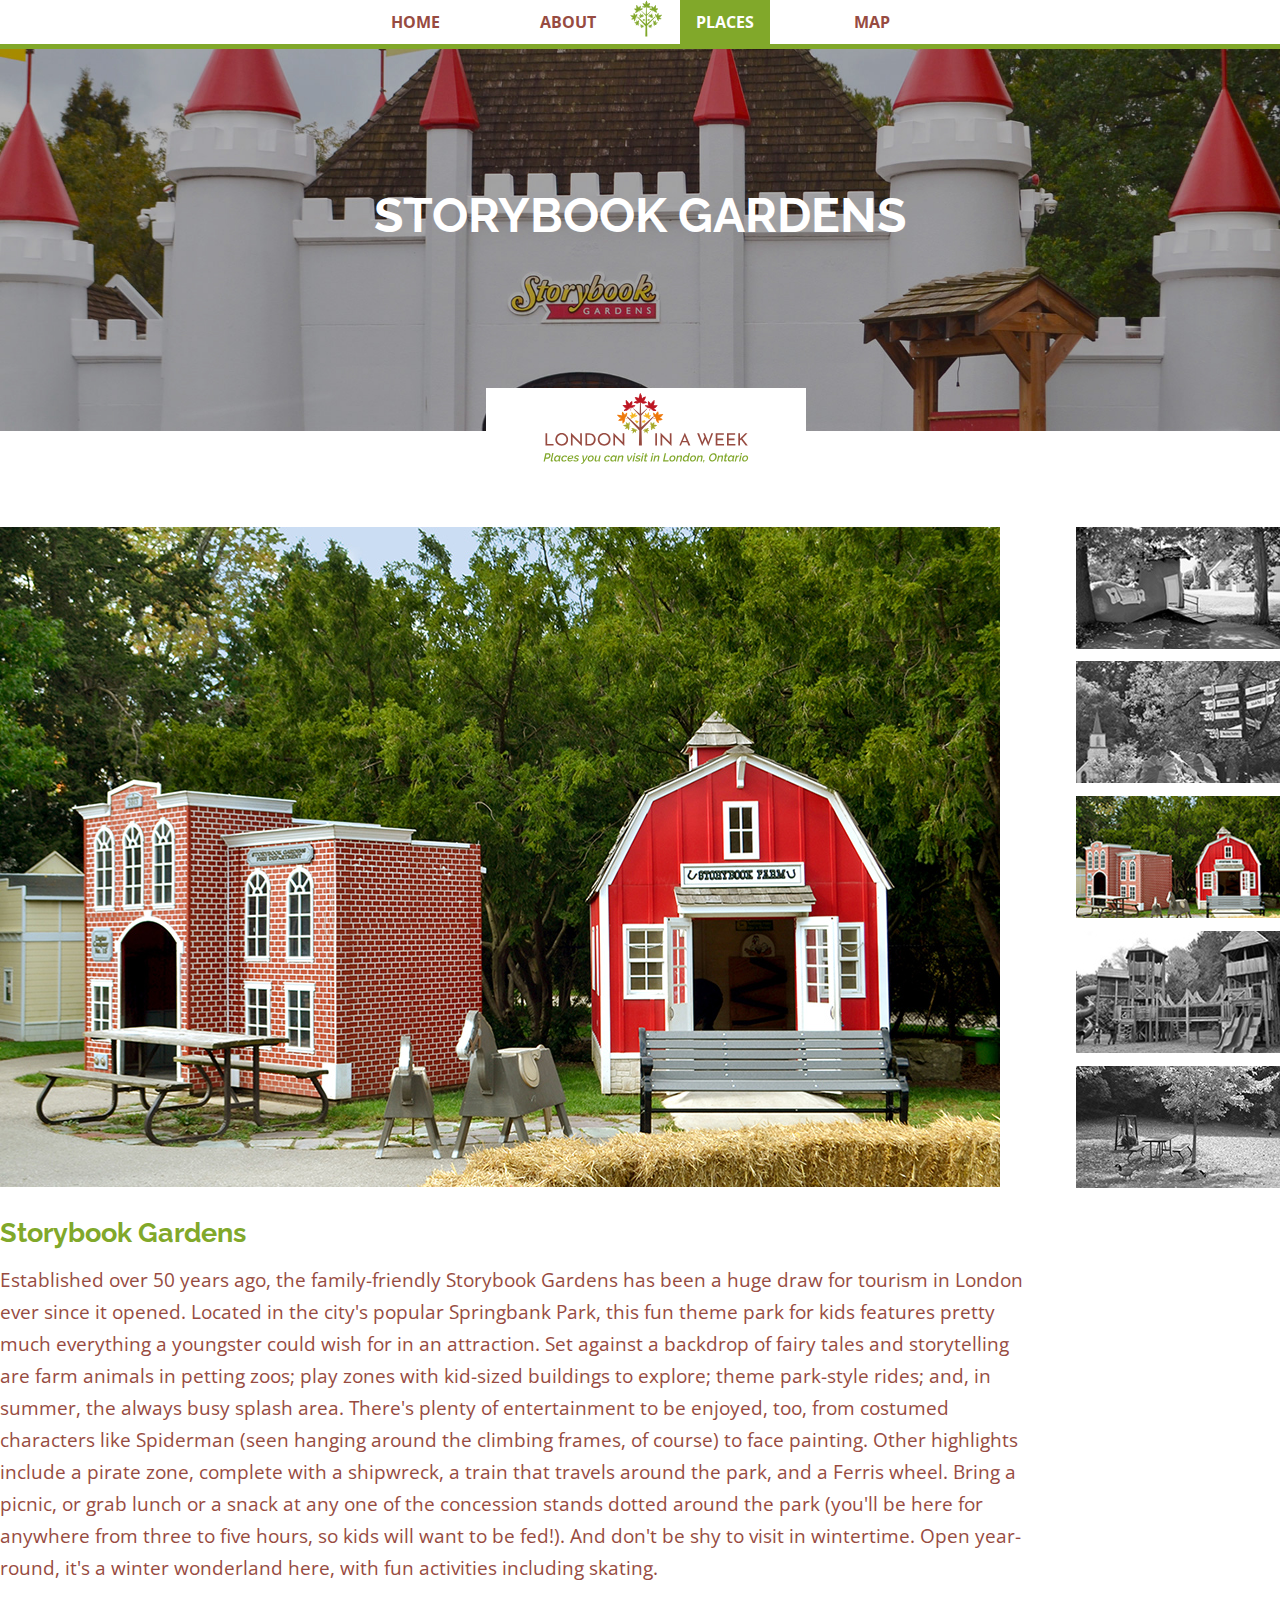
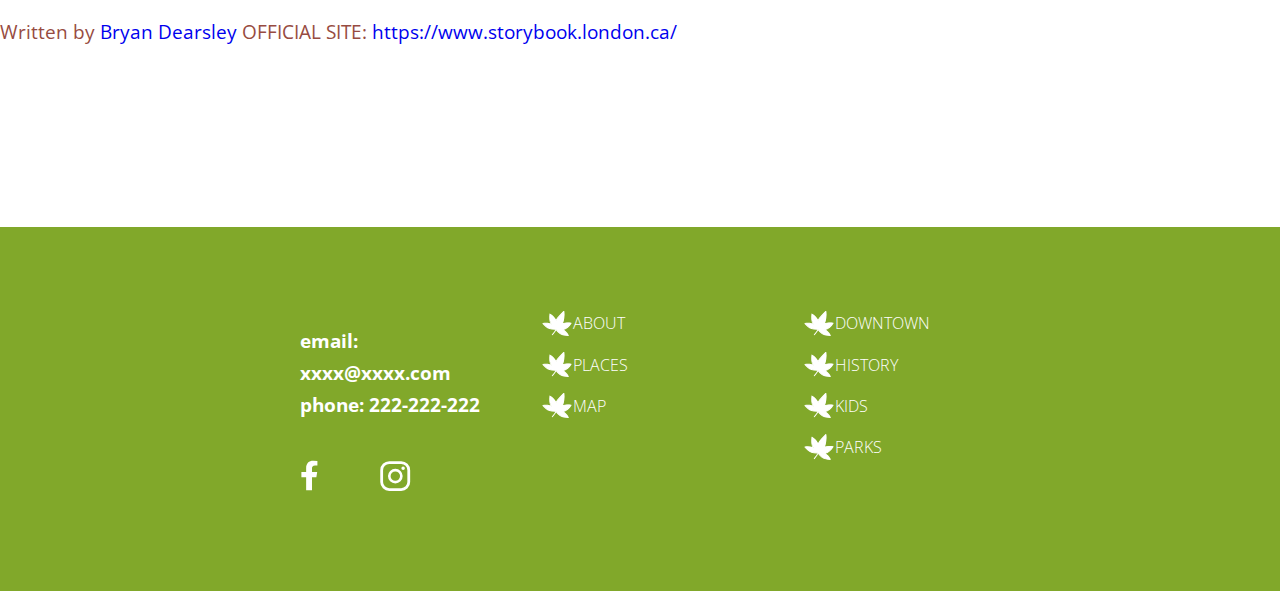
<file: StorybookGardens.html>
<!DOCTYPE html>
<html lang="en">
<head>
    <meta charset="UTF-8">
    <meta http-equiv="X-UA-Compatible" content="IE=edge">
    <meta name="viewport" content="width=device-width, initial-scale=1.0">
    <meta name="keywords" content="HTML, CSS, JavaScript">
    <link rel="preconnect" href="https://fonts.googleapis.com">
    <link rel="preconnect" href="https://fonts.gstatic.com" crossorigin>
    <link href="https://fonts.googleapis.com/css2?family=Open+Sans:wght@300;700&family=Raleway:ital,wght@0,600;0,800;1,800&display=swap" rel="stylesheet">
    <link href="css/main.css" rel="stylesheet" type="text/css">
    <title>London in a week</title>
</head>
<body>
    <h1 class="hidden">London in a Week</h1>
    <header>
         <nav class="nav border-green" aria-label="Main Navigation">
             <h2 class="hidden">Main Navigation</h2>
                <div class="nav-icon-logo"><img src="images/lw_svg_reduced_logo_green.svg" alt="logo"></div>
                <ul>
                        <li><a href="index.html">HOME</a></li>
                        <li><a href="about.html">ABOUT</a></li>
                        <li><a class="active b-green" href="places.html">PLACES</a></li>
                        <li><a href="map.html">MAP</a></li>
                </ul>
        </nav>
        <section class="hero">
            <h2 class="hidden">Hero image</h2>
            <div class="hero-img">
                <img src="images/Hero_storybook_dark.jpg" alt="Storybook Gardens">
                <div class="hero-logo">
                <img src="images/lw_svg_logo_green.svg" alt="Logo London in a Week">
                </div>
                <h2 class="hero-img-title">Storybook Gardens</h2>
            </div>
        </section>
    </header>
    <main class="main">
        <section>
            <div class="one-item margin-top5 margin-bottom5">
             <div>
                <div class="f-left"><img src="images/Storybook_farm.jpg" alt="Storybook little farm"></div>
                <div class="f-right thumbnail">
                  <div>
                    <a href="#"><img src="images/small_Storybook_boot.jpg" alt="Storybook boot"></a>
                    <a href="#"><img src="images/small_Storybook_plates.jpg" alt="Storybook plates"></a>
                    <a href="#"><img class="active" src="images/small_Storybook_farm.jpg" alt="little farm"></a>
                    <a href="#"><img src="images/small_Storybook_play2.jpg" alt="playground"></a>
                    <a href="#"><img src="images/small_Storybook_ducks.jpg" alt="ducks"></a>
                 </div>
                </div>
             </div>
            <div class="places-item">
              <h3 class="color-green">Storybook Gardens</h3>
              <p>
                Established over 50 years ago, the family-friendly Storybook Gardens has been a huge draw for tourism in London ever since it opened. 
                Located in the city's popular Springbank Park, this fun theme park for kids features pretty much everything a youngster could wish for in an attraction. 
                Set against a backdrop of fairy tales and storytelling are farm animals in petting zoos; play zones with kid-sized buildings to explore; theme park-style rides; and, in summer, the always busy splash area.

                There's plenty of entertainment to be enjoyed, too, from costumed characters like Spiderman (seen hanging around the climbing frames, of course) to face painting. 
                Other highlights include a pirate zone, complete with a shipwreck, a train that travels around the park, and a Ferris wheel. 
                Bring a picnic, or grab lunch or a snack at any one of the concession stands dotted around the park (you'll be here for anywhere from three to five hours, so kids will want to be fed!).
                
                And don't be shy to visit in wintertime. Open year-round, it's a winter wonderland here, with fun activities including skating.<br><br>
                Written by <a href="https://www.planetware.com/bryan-dearsley-bio.htm">Bryan Dearsley</a>

                OFFICIAL SITE:  <a href="https://www.storybook.london.ca/">https://www.storybook.london.ca/</a>
              </p>
             </div>
            </div>              
        </section>
    </main>

    <footer class="foot three-items b-green">
        <div class="foot-contac">
            <h2 class="hidden">London in a week Site Footer</h2>
            <h3 class="hidden">Contact Information</h3>
            <p>email: xxxx@xxxx.com<br>phone: 222-222-222</p>
            <a class="icon-social" href="#"><img src="images/lw_svg_icon_facebook.svg" alt="facebook icon"></a>
            <a class="icon-social" href="#"><img src="images/lw_svg_icon_instagram.svg" alt="instagram icon"></a>
        </div>
        <div class="foot-nav" aria-label="Footer Navigation">
            <h3 class="hidden">Footer Nav</h3>
                <div>
                    <div class="f-nav-item icon-leaf"><img src="images/lw_svg_icon_leaf.svg" alt="leaf icon">
                    <a href="about.html">ABOUT</a></div>
                    <div class="f-nav-item icon-leaf"><img src="images/lw_svg_icon_leaf.svg" alt="leaf icon">
                    <a href="places.html">PLACES</a></div>
                    <div class="f-nav-item icon-leaf"><img src="images/lw_svg_icon_leaf.svg" alt="leaf icon">
                    <a href="map.html">MAP</a></div>                 
                </div>
            </div>
        <div class="foot-topics">
            <h3 class="hidden">Footer Nav Topics</h3>   
            <div>
                <div class="f-nav-item icon-leaf"><img src="images/lw_svg_icon_leaf.svg" alt="leaf icon"><a href="downtown.html">DOWNTOWN</a></div>
                <div class="f-nav-item icon-leaf"><img src="images/lw_svg_icon_leaf.svg" alt="leaf icon"><a href="history.html">HISTORY</a></div>
                <div class="f-nav-item icon-leaf"><img src="images/lw_svg_icon_leaf.svg" alt="leaf icon"><a href="kids.html">KIDS</a></div>
                <div class="f-nav-item icon-leaf"><img src="images/lw_svg_icon_leaf.svg" alt="leaf icon"><a href="parks.html">PARKS</a></div>                   
            </div>  
        </div>
    </footer>
</body>
</html>
</file>
<file: css/main.css>
/*
Style Name: HTML Atributes $ Forms
Description: Class File
Author: Cristine de Noronha
Version: 1.0
Tags: Learning HTML
*/
/*----------------
    Accessibility
------------------*/
/* Text meant only for screen readers */
.screen-reader-text {
	clip: rect(1px, 1px, 1px, 1px);
	position: absolute !important;
	height: 1px;
	width: 1px;
	overflow: hidden;
}

.screen-reader-text:hover,
.screen-reader-text:active,
.screen-reader-text:focus {
	background-color: #f1f1f1;
	border-radius: 3px;
	box-shadow: 0 0 2px 2px rgba(0, 0, 0, 0.6);
	clip: auto !important;
	color: #21759b;
	display: block;
	font-size: 14px;
	font-weight: bold;
	height: auto;
	left: 5px;
	line-height: normal;
	padding: 15px 23px 14px;
	text-decoration: none;
	top: 5px;
	width: auto;
	z-index: 100000; /* Above WP toolbar */
}
/*----------------
    Fonts
------------------*/

/*----------------
    Plugins
------------------*/

/* ___________________________________________

       CSS Guide
___________________________________________ */

/* 01. General Styles
       - Reset
       - Global
         - General
         - Floats
         - Brand Colours
         - Forms Elements                    
   02. CSS Grid
   03. Site Header
       - Nav
       - Hero
   04. Sections

   05. Footer                      
/* _____________________________________

/* _____________________________________

   01. General Styles
   _____________________________________ */
 /* -------------
  Reset
-------------*/

body {
    margin: 0;
    padding: 0;
    color: black;
    font-family: 'Open Sans', sans-serif;
 }

 h1, h2, h3, h4 {
    margin: 0;
    padding: 0;
    font-family: 'Raleway', sans-serif;
    font-size: 20pt;
 }

 p {
   margin-top: 1em;
   padding: 0;
   font-family: 'Open Sans', sans-serif;
   font-size: 14pt;
   line-height: 24pt;
 }

 img {
   display: block;
 }

 a {
  text-decoration: none;
 }


 input, textarea {
    display: block;
    margin: 0;
    padding: 0;
 }

/* -------------
  Global
-------------*/

/*------------ General ------------*/  
.hidden {
    display: none;
 }
.border-top {
    border-top: 1px solid #9a2018;
    padding-top: 1.5em;
 }

 .margin-top{
    margin-top: 1em;
 }
 
 .margin-top2 {
    margin-top: 2em;
 }

 .margin-top5 {
    margin-top: 5em;
 }

 .margin-tb {
    margin: 2em 0em 3em
 }

 .margin-left {
  margin: 2em;
 }

 .margin-bottom5 {
    margin-bottom: 5em;
 }

 .lg-font {
    font-size: 1.25em
 }

 .thumbnail {
   margin:0;
 }

 .thumbnail img{
   padding-bottom: 0.8em;
   -webkit-filter: grayscale(100%); /* Safari 6.0 - 9.0 */
   filter: grayscale(100%);
   -webkit-transition: background-color 500ms linear;
   -ms-transition: background-color 500ms linear;
   transition: background-color 500ms linear;
 }

.thumbnail img:hover {
   -webkit-filter: grayscale(0%); /* Safari 6.0 - 9.0 */
   filter: grayscale(0%);
   -webkit-transition: background-color 500ms linear;
   -ms-transition: background-color 500ms linear;
   transition: background-color 500ms linear;
}

.thumbnail img.active {
   -webkit-filter: grayscale(0%); /* Safari 6.0 - 9.0 */
   filter: grayscale(0%);
 }

.padding-bottom {
    padding-bottom: 3em;
 }

.padding-top {
   padding-top: 3em;
}


 /*------------ End General ------------*/
 
/*------------ Floats ------------*/
.f-left {
    float: left;
 }

.f-right {
    float: right;
 }

 /*------------ End Floats ------------*/
 /*------------ Brand Colours ------------*/
.b-orange {
    background-color:#EF790F;
}

.color-orange {
    color: #EF790F;
}

.border-orange {
   border-bottom: 5px solid #EF790F;
}

.b-red{
   background-color: #9A1F2F;
 }

.color-red {
   color: #9A1F2F;
}

.border-red {
  border-bottom: 5px solid #9A1F2F;
}

.b-green{
   background-color: #81A82A;
 }

.color-green {
   color: #81A82A;
}

.border-green {
  border-bottom: 5px solid #81A82A;
}

.b-brown {
   background-color: #73635B;
}

.color-brown {
   color: #73635B;
}

.border-brown {
  border-bottom: 5px solid #73635B;
}

 /*------------ End Floats ------------*/
   /*------------ Form Elements------------*/

   input {
      padding: .75em;
      border: 1px solid #ccc;
      background-color: #f7f7f7;
      border-radius: 0px;
      margin-bottom: 2em;
      width:100%;
   }

   input[type="subscribe"] {
      width: 6em;
      padding: 1em 1em;
      background-color: #9a2018;
      color: #fff;
      border:none;
      float: right;
      margin-top: 0em;
      text-align: center;
      text-transform: uppercase;

   }
   
   .form-label{
   font-size: 12pt;
   line-height: 18pt;
   font-weight: 600;
   color: #974B41;
   }


   /*------------ End Form Elements------------*/


/* _____________________________________

   02. CSS Grid
   _____________________________________ */

   @supports (grid-area: auto) {

      .site {
         max-width: none;
      }

   /*------------ Grid Items ------------*/
   .head, .main > *, .foot {
   display: grid;
   grid-template-columns:1fr repeat(2, minmax(auto, 40em)) 1fr;
   }

   .one-item {
      display: grid;
      grid-column: 2 / span 2;
      grid-template-columns: 1fr;
   }

   .two-items {
      display: grid;
      grid-column: 2 / span 2;
      grid-template-columns: repeat(2, minmax(auto, 40em));
      justify-content: space-evenly;
      row-gap: 2em;
      column-gap: 2em;
      color: #974B41;
   }

   .places-two-items {
      display: grid;
      grid-column: 2 / span 2;
      grid-template-columns: repeat(2, minmax(auto, 20em));
      justify-content: space-evenly;
      column-gap: 1em;
      color: #974B41;
   }
    
   .map-two-items {
      display: grid;
      grid-column: 1 / span 4;
      grid-template-columns: repeat(2, minmax(auto, 70em));
      justify-content: space-evenly;
   }

   .three-items {
      display: grid;
      grid-template-columns: repeat(5, 1fr);
      justify-content: space-evenly;
      row-gap: 2em;
      column-gap: 2em;
   }

   .four-items {
      display: grid;
      grid-template-columns: repeat(6, 1fr);
      justify-content:space-evenly;
      row-gap: 2em;
      column-gap: 1em;
      margin-top: 3em;
      margin-bottom: 5em;
   }

   .cards {
      display: grid;
      grid-column: 2 / span 2;
      grid-template-columns: repeat(2, 1fr);
      justify-content: space-evenly;
      row-gap: 1em;
      column-gap: 1em;
      margin-top: 8em;
      margin-bottom: 5em;
   } 

   .contact-override {
      display: grid;
      grid-template-columns: 1fr repeat(2, minmax(auto, 30em)) 1fr;
      grid-column: 1 / span 4;
      background-color: #f4f4f4;
      border-bottom: 1px solid #ccc;
   }

    /*------------ End Grid Items ------------*/

/* _____________________________________

   03. Site Header
   _____________________________________ */
   
   
/*------------ Start Nav ------------*/
   .nav-icon-logo{ 
      width: 2em;
      position: absolute;
      left: 49.25%;
      top: 0;
   }


   nav {
      grid-column: 1 / span 1;
      padding-top: 0.7em;
      padding-bottom: 0.7em;
      color: #974B41;
      background-color: #fff;
      position: fixed;
      z-index: 100;
      width: 100%;
      top:0;
   }

   nav ul {
      margin:auto;
      padding: 0;
      text-align: center;
   }

   nav li {
      font-weight: 700;
      display: inline-block;
      justify-self: center;
      padding: 0;
      grid-row: 1;
   }

   nav li a {
      color: #974B41;
      font-size: inherit;
      text-decoration: none;
      padding-top: 0.7em;
      padding-bottom: 0.7em;
      padding-left: 1em;
      padding-right: 1em;
      margin-left: 2em;
      margin-right: 2em;
   }

   nav li a:hover {
      font-weight: 700;
      color:#fff;
      background-color: #c9c9c9;
   }

   nav li a.active {
      color: #fff;
   }

/*------------ end Nav ------------*/

/*------------ Start Hero ------------*/
.hero {
   margin: 0 0;
}

.hero-img img {
   width: 100%;

}

.hero-img {
   display: grid;
   grid-column: span 4;
   margin-bottom: 1em;
   position: relative;
}

.hero-img-title {
   margin: auto;
   text-align: center;
   font-family: 'Raleway', sans-serif;
   font-family: 800;
   font-size: 3em;
   color:#fff;
   text-transform: uppercase;
   opacity: 1.0;
}

.hero-img-mask {
   display: grid;
   grid-column: span 4;
   position: relative;
   background-color: #000000;
   opacity: 0.5;  
}

.hero-img > * {
   grid-column: 1;
   grid-row: 1;
}

.hero-logo {
   width:25%;
   position: absolute;
   left:38%;
   top:90%;
   background-color: #fff;
}
/*------------ end Hero ------------*/
/* _____________________________________

   04. Sections
   _____________________________________ */
 /*------------- about ------------*/
 
 .about {
   margin: auto;
   padding-top: 5em;
}

.about-item {
   margin-top:1.3em;
   margin-bottom: 5em;
   padding: 1em;
   width: 80%;
   line-height: 24px;
   color: #974B41;       
}

.about-item2 {
   grid-column: 2;
   grid-row: 1;
   margin-top:1.3em;
   margin-bottom: 5em;
   padding: 1em;
   line-height: 24px;
   color: #974B41; 
}

.about-h2 {
   font-style: italic;
   margin-top:1.3em;
 }
 
.places-item {
   margin-top:1.3em;
   margin-bottom: 5em;
   width: 80%;
   line-height: 24px;
   color: #974B41;       
}
.places-img {
   width: 100%;
   margin-bottom: 1em;
 }

 /*------------- cards ------------*/
.cards-colum {
   margin-top: 2em;
}

.cards-img {
   margin: auto;
   width: 43.25em;
   opacity: 1.0;
}

.cards-h3 {
   font-weight: 600;
   font-size: 20pt;
   text-align: center;
   color: #fff;
   background-color:#81A82A;
   margin-bottom: 1em;
   padding-top: 1em;
   padding-bottom: 1em;
   padding-right: 2em;
   padding-left: 2em;
   width: auto;
}

 /*------------- map ------------*/
.map {
   margin: auto;
   padding-top: 5em;
   padding-bottom: 5em;

}

.map-item {
   color:#fff;
   font-family: 'Raleway', sans-serif;
   font-size: 20pt;
   font-weight: 800;
   margin: auto;
   line-height: 100pt;
}

.map-item2 {
   grid-column: 2;
   grid-row: 1;
   margin-top: 0;
   margin-left: 0;
}


/*------------- topics ------------*/
.topics {
   grid-column-start: 3;
   grid-column-end: 5;
   grid-row: 1;
   font-size: 1em;
   text-align: center;
   line-height: 24px;
   color: #974B41;
   margin-top: 0;
}

.topic-one {
   grid-column-start: 2;
   grid-column-end: 3;
   text-align: center;
   margin: auto;
   grid-row: 2;
   padding: 1em;
}

.topic-one h4, .topic-two h4, .topic-three h4, .topic-four h4 {
   text-decoration: none; 
   font-size: 1.5em;
   line-height: 24px; 
   color: #EF790F;
   padding-top: 0.5em;
}

.topic-two {
   grid-column-start: 3;
   grid-column-end: 4;
   text-align: center;
   margin: auto;
   grid-row: 2;
   padding: 1em;
}

.topic-three {
   grid-column-start: 4;
   grid-column-end: 5;
   text-align: center;
   grid-row: 2;
   margin: auto;
   padding: 1em;
}

.topic-four {
   grid-column-start: 5;
   grid-column-end: 6;
   text-align: center;
   grid-row: 2;
   margin: auto;
   padding: 1em;
}   

/* _____________________________________

   04. Footer
   _____________________________________ */

.foot-contac {
   grid-column-start: 2;
   grid-column-end: 3;
   float: left;
   padding-top: 5em;
   padding-bottom: 5em;
}

.foot-contac p {
   padding-left: 2em;
   font-weight: 700;
   color: #fff;
}

.foot-contac img {
   display: inline;
   width: 4em;
}

.foot-nav{
   grid-column-start: 3;
   grid-column-end: 4;
   padding-top: 5em;
   padding-bottom: 5em;;

}

.f-nav-item {
   font-weight: 300;
   display:flex;
   align-items:center;
   justify-content:left;
   padding-bottom: 0.5em;
}

.icon-leaf{
   width: 2em;
   padding-left: 1em;
}

.icon-social{
   padding-left: 1em;
}

.f-nav-item a{
   font-weight: 300;
   margin: 0;
   color: #fff;
}

.f-nav-item a:hover{
   font-weight: 700;
   margin: 0;
   color: #fff;
}

.foot-topics{
   grid-column-start: 4;
   grid-column-end: 5;
   padding-top: 5em;
   padding-bottom: 5em;
}


}
</file>
